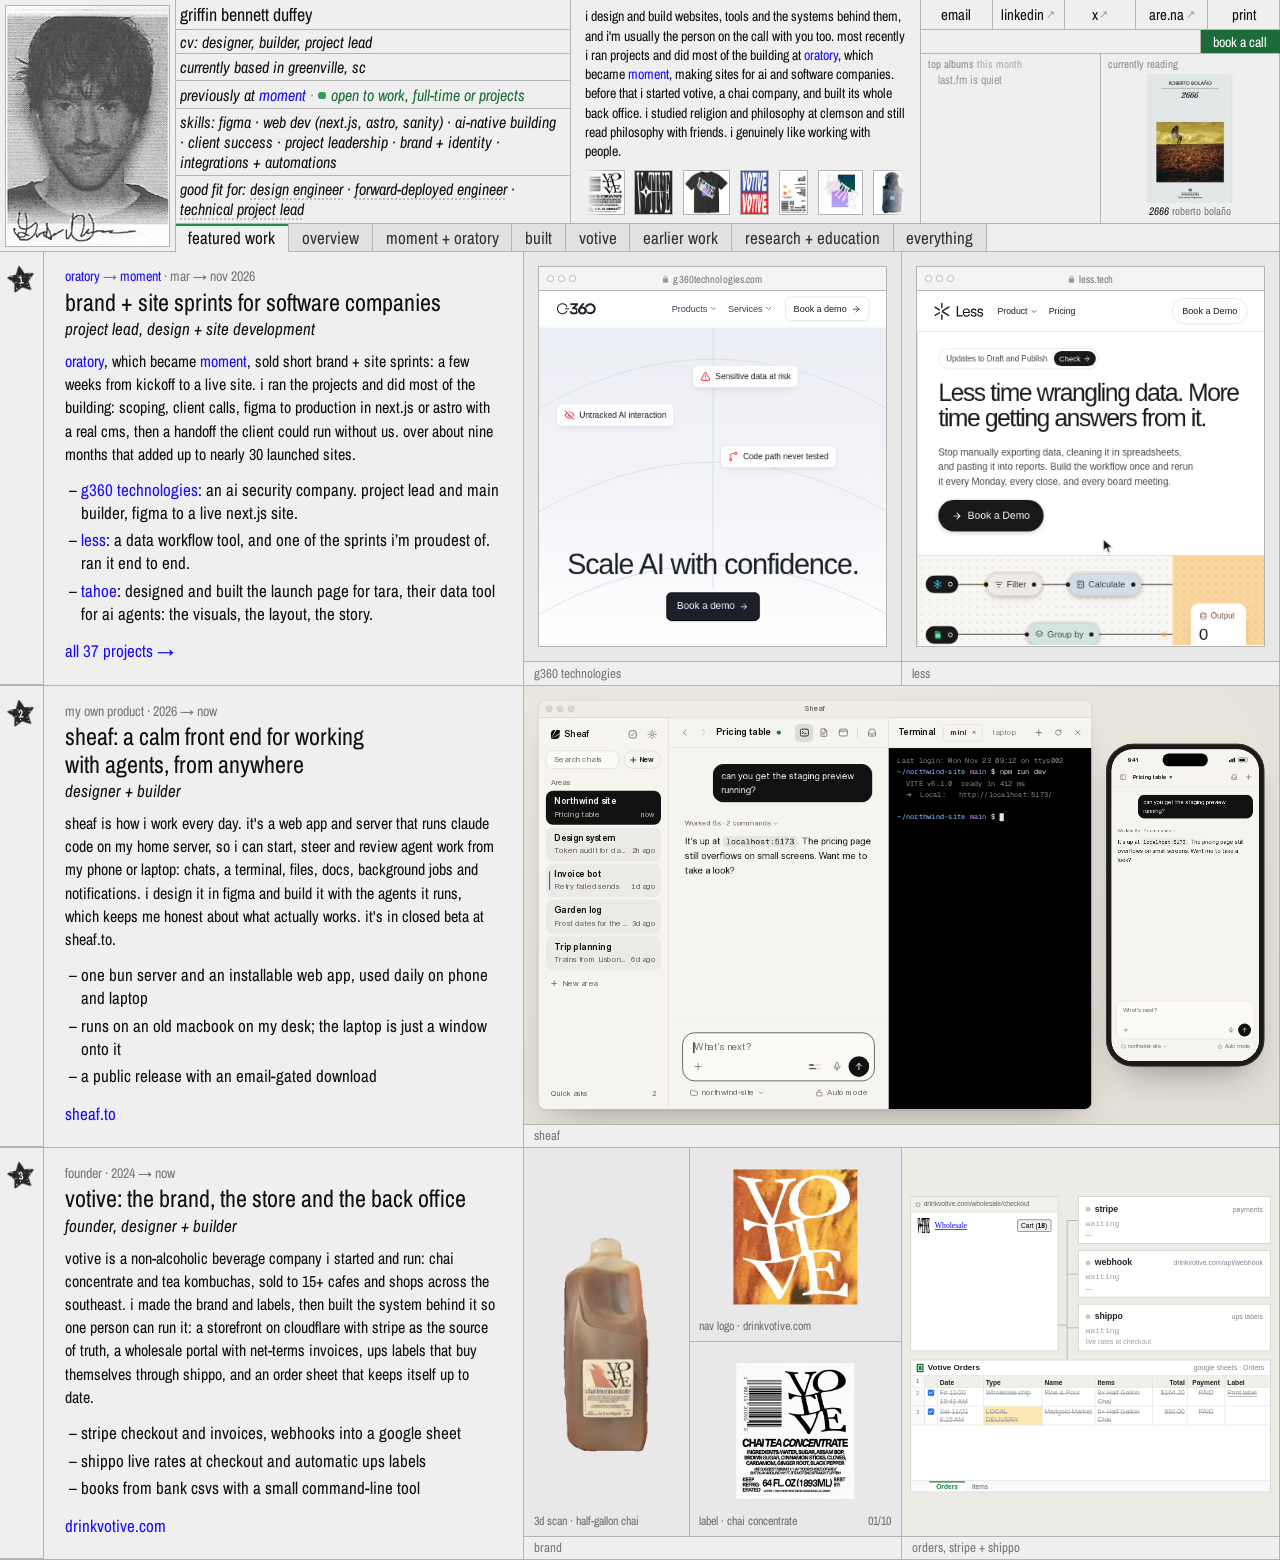
<file: pages/index.html>
<!DOCTYPE html>
<html lang="en">
<head>
  <meta charset="UTF-8">
  <meta name="viewport" content="width=device-width, initial-scale=1.0">
  <title>Griffin Duffey</title>
  <meta name="description" content="CV of Griffin Bennett Duffey: project lead, designer and builder. MOMENT and Oratory projects, Votive, research and education.">
  <link rel="icon" type="image/png" href="/assets/fav.png">
  <link rel="apple-touch-icon" href="/assets/webclip.png">
  <link rel="stylesheet" href="/css/cv.css">
  <link rel="stylesheet" href="/css/visuals/moment.css">
  <link rel="stylesheet" href="/css/visuals/sheaf.css">
  <link rel="stylesheet" href="/css/visuals/votive.css">
</head>
<body class="cv">
  <header class="top" id="top"></header>
  <section class="intro" id="intro" hidden></section>
  <main class="sheet-wrap" id="sheet-wrap">
    <div class="sheet" id="sheet" aria-label="CV"></div>
  </main>

  <div class="viewer" id="viewer" hidden>
    <figure class="viewer-media" id="viewer-media" hidden></figure>
    <aside class="comment" id="comment" role="dialog" aria-modal="false" aria-labelledby="comment-title">
      <button class="comment-close" id="comment-close" type="button" aria-label="Close">
        <svg viewBox="0 0 20 20" aria-hidden="true"><path d="M3 3l14 14M17 3L3 17" stroke="currentColor" stroke-width="1.2"/></svg>
      </button>
      <div id="comment-body"></div>
    </aside>
  </div>

  <article class="print-cv" id="print-cv" aria-hidden="true"></article>

  <script src="/js/cv-data.js"></script>
  <!-- Featured-work visuals: each file registers window.CVVisuals[name] = (el) => {} -->
  <script src="/js/visuals/moment.js"></script>
  <script src="/js/visuals/sheaf.js"></script>
  <script src="/js/visuals/votive.js"></script>
  <script src="/js/cv.js"></script>
</body>
</html>
</file>
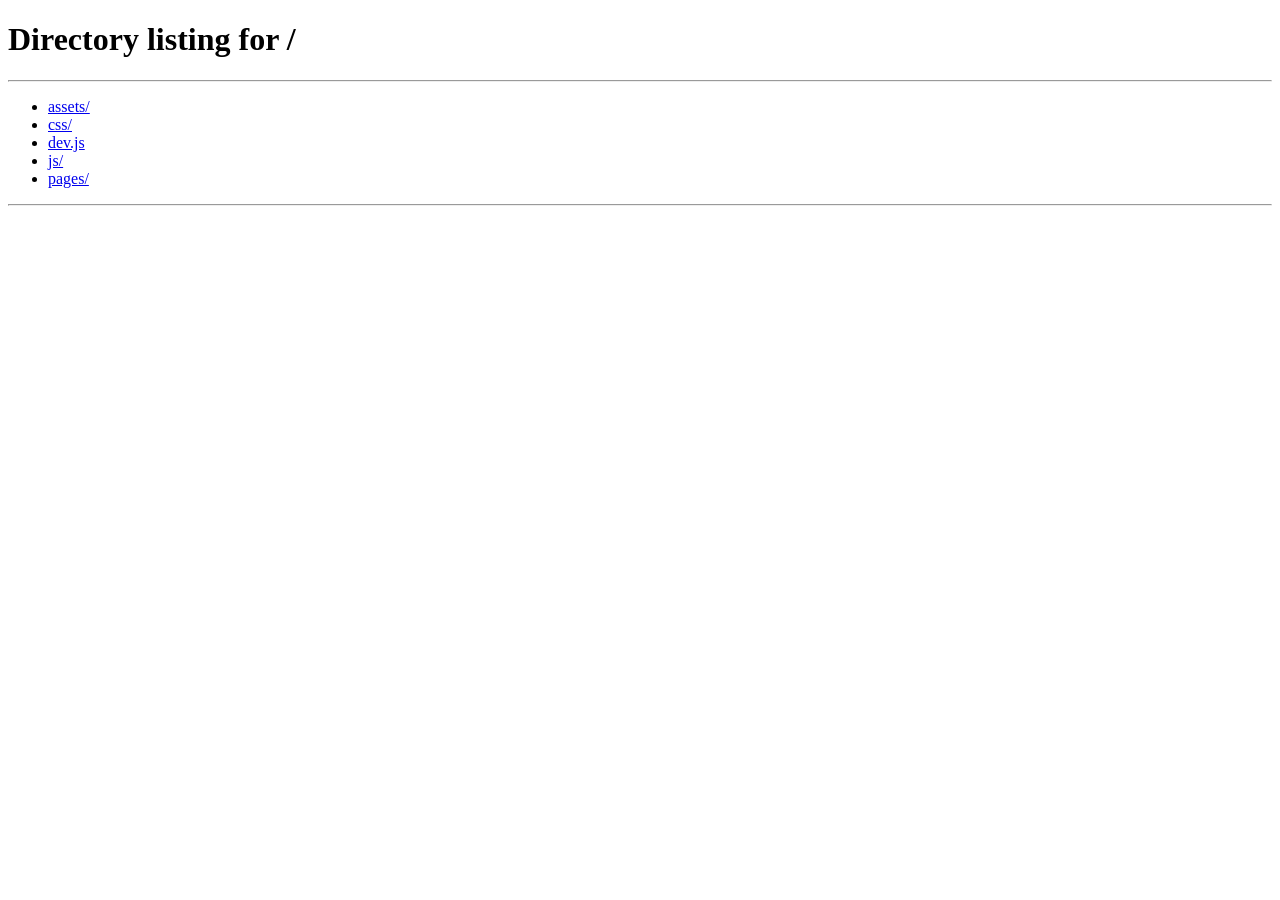
<file: pages/cv.html>
<!DOCTYPE html>
<html lang="en">
<head>
  <meta charset="UTF-8">
  <title>Griffin Duffey</title>
  <!-- The CV is the homepage now; keep old /cv links (and their #tab/item hashes) working. -->
  <meta name="robots" content="noindex">
  <link rel="canonical" href="/">
  <script>location.replace('/' + location.hash);</script>
  <meta http-equiv="refresh" content="0; url=/">
</head>
<body><a href="/">griffin duffey</a></body>
</html>
</file>
<file: css/cv.css>
/* Spreadsheet CV (/cv). Standalone: doesn't load style.css.
   Look: a plain grey sheet with row numbers, thin cell lines, default blue
   links, colored swatches marking sections. Reference: Beckmans 2024.
   Time runs backwards: newest column on the left.

   Breakpoints (one set, used everywhere):
     > 1180px   desktop: header = three columns [photo + name] [bio] [links]
     721–1180   tablet: [photo + name] [links + listening], bio full width below
     <= 900px   the moment + oratory table turns into cards
     <= 720px   phone: everything stacks, no timeline chart */

@import url('https://fonts.googleapis.com/css2?family=Archivo+Narrow:ital@0;1&display=swap');

:root {
  --bg: #efefef;
  --tab-bg: #e1e1e1;
  --line: #b4b4b4;
  --ink: #111;
  --muted: #6f6f6f;
  --link: #1a0dff;
  --select: #1f8a4c;
  --go: #1d6b39;
  --row: 1.5rem;
  --gutter: 2.75rem;
  --month: 2.5rem;
  --font: 'Arial Narrow', 'Archivo Narrow', Arial, sans-serif;
}

*,
*::before,
*::after { box-sizing: border-box; margin: 0; padding: 0; }

[hidden] { display: none !important; }

html { background: var(--bg); -webkit-text-size-adjust: 100%; text-size-adjust: 100%; }

body.cv {
  font-family: var(--font);
  font-size: 1.0625rem;
  line-height: 1;
  color: var(--ink);
  background: var(--bg);
  text-transform: lowercase;
  -webkit-font-smoothing: antialiased;
  -webkit-tap-highlight-color: transparent;
}

a { color: var(--link); text-decoration: none; }
a:hover { text-decoration: underline; }
em { font-style: italic; }
h1 { font-size: inherit; font-weight: normal; }
.muted { color: var(--muted); }

.cell {
  border-right: 1px solid var(--line);
  border-bottom: 1px solid var(--line);
  height: var(--row);
  overflow: hidden;
  white-space: nowrap;
  text-overflow: ellipsis;
  padding: 0 0.3rem;
  display: flex;
  align-items: center;
  min-width: 0;
}
.gutter { justify-content: center; font-variant-numeric: tabular-nums; }

/* ======================================================================
   Header
   ====================================================================== */

.trow { display: flex; height: var(--row); }
.trow > .cell { flex: none; }
.trow.head { height: calc(var(--row) * 1.25); }
.trow.head > .cell { height: calc(var(--row) * 1.25); }
.trow.head .title { font-size: 1.125rem; }
.trow.sub .title em { font-size: 1rem; }

/* --pw = photo width. Desktop: cv.js sizes it to the header's height so the
   photo runs from the top edge down through the tabs (aspect ~1.47).
   --textw / --biow = fixed widths of the name text and the bio, so wrapping
   can't feed back into the photo size. They shrink on small desktops so the
   right column always fits. */
.top {
  --pp: 0.4rem;
  --pw: 9rem;
  --textw: clamp(21rem, min(34vw, 59.5vw - 22.9rem), 34rem);
  --biow: clamp(18rem, min(30vw, 51vw - 18.9rem), 34rem);
}
.top .gutter { width: calc(var(--pw) + 2 * var(--pp)); }
.top-upper { display: flex; align-items: stretch; }
.top-col { display: flex; flex-direction: column; min-width: 0; }

/* Name column: photo corner + name, subtitle and the info rows */
.top-col.a { flex: 0 0 calc(var(--pw) + 2 * var(--pp) + var(--textw)); }
.top-col.a .trow > .title { flex: 1 1 auto; border-right-color: var(--line); padding-right: 0.6rem; }
.trow.fact, .trow.fact > .cell { height: auto; min-height: var(--row); }
.trow.fact > .title {
  white-space: normal; line-height: 1.25; padding-top: 0.2rem; padding-bottom: 0.2rem;
  font-style: italic; font-size: 1rem;
}
/* The last info row stretches so the name column has no blank gap under it */
.top-col.a > .trow:last-child { flex: 1 1 auto; }
.top-col.a > .trow:last-child > .cell { height: auto; align-items: flex-start; }

/* Top-left corner: scanned ID photo + signature. The corner column's cells
   read as one: no lines under the photo. */
.top .gutter.corner { position: relative; overflow: visible; z-index: 5; padding: 0; }
.top .gutter.corner .portrait {
  position: absolute; top: var(--pp); left: var(--pp); width: var(--pw); display: block; line-height: 0;
  transform-origin: top left;
  transition: transform 220ms cubic-bezier(0.2, 0, 0, 1), box-shadow 220ms ease;
}
.top .gutter.corner img { width: 100%; height: auto; display: block; outline: 1px solid var(--line); }
@media (hover: hover) {
  /* Hover: the photo lifts out a bit bigger, then folds back in */
  .top .gutter.corner .portrait:hover { transform: scale(1.8); box-shadow: 0 6px 18px rgba(0, 0, 0, 0.18); }
}
.top .trow.head > .gutter, .top .trow.sub > .gutter, .top .trow.fact > .gutter { border-bottom-color: transparent; }

/* "good fit for" titles: hover (or tap) for a card of fitting work */
.hat { cursor: help; text-decoration: underline dotted; text-decoration-color: #aaa; text-underline-offset: 0.2em; }
.hat:hover, .hat:focus-visible { color: var(--link); text-decoration-color: currentColor; outline: none; }
.hat-pop {
  position: fixed; z-index: 60; width: max-content; max-width: min(22rem, calc(100vw - 1rem)); min-width: min(15rem, calc(100vw - 1rem));
  max-height: calc(100vh - 1rem); overflow: auto;
  background: #fff; border: 1px solid var(--line); box-shadow: 0 6px 18px rgba(0, 0, 0, 0.12);
  padding: 0.6rem 0.8rem 0.7rem; font-size: 0.9375rem; line-height: 1.35; font-style: normal;
  white-space: normal;
}
.hat-pop .hp-title { font-style: italic; }
.hat-pop .hp-blurb { color: #666; margin: 0.15rem 0 0.45rem; }
.hat-pop ul { list-style: none; margin: 0; padding: 0; }
.hat-pop li { padding: 0.12rem 0; }
.hat-pop li span { color: #888; font-size: 0.875em; }

/* Open to work, inline after "previously at MOMENT". It moves to its own
   line as a unit when the row is too narrow. */
.otw-inline { color: var(--go); text-decoration: none; white-space: nowrap; }
.otw-inline:hover { color: var(--link); text-decoration: none; }
.otw-sep { color: #999; }
.hire-dot { position: relative; display: inline-block; width: 0.45rem; height: 0.45rem; margin-right: 0.35rem; vertical-align: 0.08em; border-radius: 50%; background: #2f9e56; }
.hire-dot::after { content: ''; position: absolute; inset: 0; border-radius: 50%; background: #2f9e56; animation: hire-pulse 2.4s ease-out infinite; }
@keyframes hire-pulse { 0% { transform: scale(1); opacity: 0.55; } 70%, 100% { transform: scale(2.8); opacity: 0; } }

/* Bio: one merged cell, text on top and a slow strip of work artifacts
   filling the rest. On desktop its content sits in an absolutely positioned
   box so it never adds height: the name column sets the header's height. */
.cell.bio {
  flex: 0 0 var(--biow); min-width: 0; height: auto; position: relative;
  display: block; white-space: normal; overflow: hidden; padding: 0;
}
.bio-inner { position: absolute; inset: 0; display: flex; flex-direction: column; gap: 0.5rem; padding: 0.45rem 0.9rem; }
.bio-text { font-size: 0.875rem; line-height: 1.38; }
.bio-text p + p { margin-top: 0.5em; }
.artifacts {
  flex: 1 1 0; min-height: 0; width: 100%; overflow: hidden; position: relative;
  -webkit-mask-image: linear-gradient(90deg, transparent, #000 6%, #000 94%, transparent);
          mask-image: linear-gradient(90deg, transparent, #000 6%, #000 94%, transparent);
}
.art-track { display: flex; gap: 0.6rem; height: 100%; width: max-content; animation: art-scroll 90s linear infinite; }
.artifacts:hover .art-track { animation-play-state: paused; }
.art-track figure { margin: 0; height: 100%; flex: none; }
.art-track img { height: 100%; width: auto; display: block; border: 1px solid var(--line); background: #fff; }
@keyframes art-scroll { to { transform: translateX(-50%); } }

/* Right column: links row, book a call, listening + reading */
.top-col.c { flex: 1 1 0; min-width: 15rem; }
.top-col.c .trow { justify-content: flex-end; }
.top-col.c .trow > .fill { flex: 1 1 auto; }
.top-col.c .trow.head > .cell.nav {
  flex: 1 1 0; width: auto; padding: 0 0.4rem; justify-content: center;
  color: var(--ink); font-size: 0.9375rem; text-decoration: none;
}
.top-col.c .trow.head > .cell.nav:hover { background: #fff; color: var(--link); text-decoration: none; }
.ext-mark { font-size: 0.7em; color: #999; margin-left: 0.15em; }
.top-col.c .trow.sub > .cell.book-call {
  flex: none; padding: 0 0.75rem; justify-content: center; text-decoration: none;
  background: var(--go); color: #fff; font-size: 0.875rem; border-right-color: var(--go);
}
.top-col.c .trow.sub > .cell.book-call:hover { background: #155a2e; text-decoration: none; }
.cell.book-call .ext-mark { color: #cfe8d7; }
.top-col.c .trow.rest { flex: 1 1 auto; height: auto; }
.cell.side { flex: 1 1 auto; height: auto; position: relative; display: block; padding: 0; white-space: normal; }
.side-inner { position: absolute; inset: 0; display: flex; }
.sc { flex: 1 1 0; min-width: 0; display: flex; flex-direction: column; padding: 0.3rem 0.45rem 0.35rem; border-right: 1px solid var(--line); }
.sc:last-child { border-right: 0; }
.sc-h { color: #888; font-size: 0.6875rem; margin-bottom: 0.25rem; white-space: nowrap; }
.sc-h span { color: #aaa; }
/* squares sized to whatever room is left (width or height, whichever is smaller) */
.sq { flex: 1 1 0; min-height: 0; container-type: size; display: flex; justify-content: center; align-items: flex-start; }
.sq .side-listening, .sq .book { width: min(100cqw, 100cqh); height: auto; aspect-ratio: 1; flex: none; }
.side-listening { list-style: none; margin: 0; padding: 0; display: grid; grid-template-columns: 1fr 1fr; gap: 2px; }
.side-listening li { min-width: 0; min-height: 0; }
.side-listening .muted { grid-column: 1 / -1; color: #999; font-size: 0.75rem; }
.side-listening .alb { display: block; width: 100%; height: 100%; }
.side-listening img, .alb-blank { width: 100%; height: 100%; object-fit: cover; display: block; background: #ddd; }
.alb-blank { font-size: 0.625rem; color: #777; padding: 0.15rem; overflow: hidden; }
.side-listening .alb:hover img { outline: 1px solid var(--ink); outline-offset: -1px; }
.sq .book { display: flex; align-items: center; justify-content: center; overflow: hidden; }
.sq .book img { height: 100%; width: auto; max-width: 100%; object-fit: contain; display: block; box-shadow: 0 1px 3px rgba(0, 0, 0, 0.15); }
.book-t { margin-top: 0.2rem; overflow: hidden; text-overflow: ellipsis; white-space: nowrap; font-size: 0.6875rem; text-align: center; }
.book-t span { color: #777; }

/* Tabs read like sheet tabs: grey until picked, then the sheet's own grey
   with a green top line. The strip scrolls sideways on small screens; a soft
   fade marks the side that has more. */
.trow.tabs {
  height: 1.75rem;
  overflow-x: auto;
  overscroll-behavior-x: contain;
  scrollbar-width: none;
  -webkit-overflow-scrolling: touch;
}
.trow.tabs::-webkit-scrollbar { display: none; }
.trow.tabs > .cell { height: 1.75rem; }
.trow.tabs.more-r { -webkit-mask-image: linear-gradient(90deg, #000 calc(100% - 2.5rem), transparent); mask-image: linear-gradient(90deg, #000 calc(100% - 2.5rem), transparent); }
.trow.tabs.more-l { -webkit-mask-image: linear-gradient(90deg, transparent, #000 2.5rem); mask-image: linear-gradient(90deg, transparent, #000 2.5rem); }
.trow.tabs.more-l.more-r { -webkit-mask-image: linear-gradient(90deg, transparent, #000 2.5rem, #000 calc(100% - 2.5rem), transparent); mask-image: linear-gradient(90deg, transparent, #000 2.5rem, #000 calc(100% - 2.5rem), transparent); }
.tab {
  padding: 0 0.8rem;
  background: var(--tab-bg);
  color: #333;
}
.tab:hover { text-decoration: none; color: var(--link); }
.tab.on {
  background: var(--bg);
  color: var(--ink);
  box-shadow: inset 0 2px 0 var(--select);
  border-bottom-color: transparent;
}
.tab:focus-visible { outline: 2px solid var(--select); outline-offset: -2px; }
.trow.tabs > .fill { flex: 1 1 auto; }

/* ---------- Tablet header (721–1180): [photo + name | links + listening],
   then the bio as a full-width row. Same lock as desktop: the name text has
   a fixed width and cv.js sizes the photo to the name column's height. ---------- */
@media (max-width: 1180px) {
  .top { --textw: 42vw; --pw: 8rem; }
  .top-upper { flex-wrap: wrap; }
  .top-col.a .trow > .title { padding-right: 0.3rem; }
  .top-col.c { flex: 1 1 0; min-width: 0; }
  .cell.bio { order: 3; flex: 1 1 100%; }
  /* text at a readable measure, the artifact strip fills the rest of the row */
  .bio-inner { position: static; flex-direction: row; align-items: stretch; gap: 1rem; padding: 0.6rem 0.9rem 0.7rem; }
  .bio-text { flex: 0 1 34rem; min-width: 0; }
  .artifacts { flex: 1 1 0; height: auto; min-height: 4.5rem; min-width: 8rem; }
  .artifacts .art-track { position: absolute; top: 0; bottom: 0; left: 0; }
  /* the bio sits between the photo and the tabs, so tabs start at the sheet's gutter */
  .top .trow.tabs > .gutter { width: var(--gutter); }
}

/* ---------- Phone header (<= 720): name + facts, links + book a call, bio,
   listening + reading, then the tabs ---------- */
@media (max-width: 720px) {
  :root { --gutter: 2.25rem; --row: 2rem; }
  .top { --pw: 3.75rem; }
  .trow.sub .title em { font-size: 0.875rem; }
  .trow.fact > .title { font-size: 0.875rem; padding-top: 0.3rem; padding-bottom: 0.3rem; }
  .top-col.a { flex: 1 1 100%; }
  .top-col.a .trow > .title { border-right-color: transparent; }
  /* listening + reading: small squares with their labels beside them */
  .sc { display: grid; grid-template-columns: 4.75rem minmax(0, 1fr); grid-template-rows: auto 1fr; column-gap: 0.6rem; align-items: start; }
  .sc .sq { grid-column: 1; grid-row: 1 / span 2; }
  .sc-h { grid-column: 2; grid-row: 1; margin: 0.1rem 0 0; font-size: 0.75rem; white-space: normal; line-height: 1.25; }
  .sc-h span { display: block; }
  .sc .book-t { grid-column: 2; grid-row: 2; text-align: left; white-space: normal; font-size: 0.8125rem; line-height: 1.25; margin-top: 0.2rem; }
  .sc .book-t span { display: block; }
  /* The right column's rows join the header's own flow so they can be ordered */
  .top-col.c { display: contents; }
  .top-col.c .trow.head { order: 2; flex: 1 1 auto; min-width: 0; }
  .top-col.c .trow.sub { order: 3; flex: 0 0 auto; height: calc(var(--row) * 1.25); }
  .top-col.c .trow.sub > .cell { height: calc(var(--row) * 1.25); }
  .top-col.c .trow.sub > .fill { display: none; }
  .top-col.c .trow.head > .cell.nav { padding: 0 0.3rem; }
  .top-col.c .trow.sub > .cell.book-call { padding: 0 0.7rem; }
  .cell.bio { order: 4; }
  .bio-inner { flex-direction: column; padding: 0.55rem 0.6rem 0.6rem; gap: 0.45rem; }
  .bio-text { flex: none; }
  .artifacts { flex: none; height: 3.5rem; min-height: 0; }
  .artifacts .art-track { position: static; }
  .top-col.c .trow.rest { order: 5; flex: 1 1 100%; }
  .side-inner { position: static; }
  .sc { padding: 0.45rem 0.6rem; }
  .sq { flex: none; height: 4.75rem; justify-content: flex-start; }
  .trow.tabs, .trow.tabs > .cell { height: 2.25rem; }
}

/* ======================================================================
   Intro (moment + oratory tab): one paragraph in a merged cell, set larger
   than the sheet so it reads first.
   ====================================================================== */
.intro .trow.para { height: auto; }
.intro .para > .cell { height: auto; }
.intro .para p.cell {
  flex: 1 1 auto;
  display: block;
  white-space: normal;
  font-size: 1.375rem;
  line-height: 1.5;
  /* ~70ch measure, the rest of the merged cell stays empty */
  padding: 1.75rem max(2rem, calc(100% - 70ch - 2rem)) 2rem 2rem;
}
.intro .para .gutter { align-self: stretch; width: var(--gutter); flex: none; }
@media (max-width: 900px) {
  .intro .para p.cell { font-size: 1.1875rem; padding: 1.25rem 1.25rem 1.5rem; }
}
@media (max-width: 720px) {
  .intro .para p.cell { font-size: 1.0625rem; line-height: 1.45; padding: 1rem 0.9rem 1.15rem; }
}

/* ======================================================================
   Grid
   ====================================================================== */

/* The sheet scrolls sideways inside this box when the timeline is wider
   than the screen (month zoom); the page itself never does. */
.sheet-wrap { overflow-x: auto; overflow-y: hidden; -webkit-overflow-scrolling: touch; }

/* Text columns per timeline style. a: name | role | when.
   b: name | role | when | length (no chart). c: name | role. */
.sheet {
  --textcols: minmax(14rem, 1.4fr) minmax(15rem, 1.5fr) 9.5rem;
  --textmin: 38.5rem;
  min-height: 60vh;
  min-width: calc(var(--gutter) + var(--textmin) + var(--tlmin, 0rem) + 1rem);
}
.sheet.tl-b { --textcols: minmax(16rem, 1.4fr) minmax(18rem, 1.6fr) 11rem 6rem; --textmin: 51rem; }
.sheet.tl-c { --textcols: minmax(14rem, 1.4fr) minmax(15rem, 1.5fr); --textmin: 29rem; }

/* Tablets: tighter text columns so more of the timeline shows before it scrolls */
@media (max-width: 1100px) {
  .sheet.tl-a { --textcols: minmax(11rem, 1.2fr) minmax(11.5rem, 1.3fr) 7.75rem; --textmin: 30.25rem; }
}

/* moment + oratory table: client (+ what) | studio · type | my role |
   when | [length] | status | see it. */
.sheet.is-table {
  --month: 2.25rem;
  --textcols: minmax(12rem, 1.3fr) 12.5rem minmax(9.5rem, 0.9fr) 9.75rem minmax(11rem, 1.1fr) minmax(11rem, 1fr);
  --textmin: 66rem;
}
.sheet.is-table.tl-b {
  --textcols: minmax(15rem, 1.5fr) 12.5rem minmax(12rem, 1.1fr) 8.5rem 4.5rem minmax(13rem, 1.2fr) minmax(11rem, 1fr);
  --textmin: 76.5rem;
}

.row {
  position: relative;
  display: grid;
  grid-template-columns: var(--gutter) var(--textcols) var(--tl,) minmax(1rem, 0.5fr);
  min-height: var(--row);
  color: inherit;
}
.yr, .tail { padding: 0; }
.m-when { display: none; }

/* Column labels */
.row.colhead .cell { font-size: 0.75rem; color: #888; font-variant-numeric: tabular-nums; }
.row.colhead .yr { justify-content: center; }
.row.yearrow .yr.ylabel { justify-content: flex-start; padding-left: 0.3rem; overflow: visible; color: #555; position: relative; z-index: 1; }
.row.yearrow .yr:not(.ylabel) { border-right-color: transparent; }

/* Month zoom: a darker line where one year ends and the next begins. */
.z-months .yr.ynew,
.z-months .yr.earlier { box-shadow: inset 1px 0 0 #8a8a8a; }
.row.colhead .yr.earlier { font-size: 0.6875rem; }

/* Wide timelines scroll sideways; row numbers and names stay put. */
.sheet:not(.is-table) .gutter,
.sheet:not(.is-table) .t-name {
  position: sticky;
  z-index: 3;
  background: var(--bg);
}
.sheet:not(.is-table) .gutter { left: 0; }
.sheet:not(.is-table) .t-name { left: var(--gutter); }
.sheet:not(.is-table) .row.entry:hover .t-name { background: #f6f6f6; }

/* The moment + oratory table scrolls sideways on smaller desktops: row
   numbers and the client column stay put there too. */
@media (min-width: 901px) {
  .is-table .gutter,
  .is-table .t-client { position: sticky; z-index: 3; background: var(--bg); }
  .is-table .gutter { left: 0; }
  .is-table .t-client { left: var(--gutter); }
  .is-table .row.entry:hover .t-client { background: #f6f6f6; }
}

.row.section .t-name,
.row.section .t-client { font-size: 1.0625rem; overflow: visible; }

/* Entries. Names and roles wrap to a second line instead of cutting off. */
.row.entry { cursor: pointer; }
.row.entry .cell { height: auto; min-height: var(--row); }
.row.entry .t-name,
.row.entry .t-sub {
  white-space: normal;
  line-height: 1.15;
  padding-top: 0.2rem;
  padding-bottom: 0.2rem;
  overflow-wrap: normal;
}
.row.entry .t-when,
.row.entry .t-len { color: #444; font-variant-numeric: tabular-nums; white-space: nowrap; }
.row.entry .t-len { color: #777; }
.row.entry .nm { display: block; min-width: 0; }
/* Second role line (e.g. "design + imagery support") sits under the role on every tab */
.row.entry .t-sub { flex-wrap: wrap; align-content: center; color: #444; }
.row.entry .t-sub .also { flex-basis: 100%; margin-top: 0.15rem; font-size: 0.875rem; color: #777; }
.row.entry a.open { color: inherit; }
.row.entry:hover .cell { background: #f6f6f6; }
.row.entry:hover a.open { color: var(--link); text-decoration: none; }
.row.entry a.open:focus-visible { outline: none; }
.row.entry:has(a.open:focus-visible) :is(.t-name, .t-client),
.row.entry.is-open :is(.t-name, .t-client) { box-shadow: inset 0 0 0 2px var(--select); }

/* ---------- moment + oratory table: room to read ---------- */

.is-table .row.entry .cell {
  white-space: normal;
  align-items: flex-start;
  padding: 0.6rem 0.6rem 0.65rem;
  line-height: 1.3;
  overflow-wrap: normal;
  word-break: normal;
  hyphens: none;
}
.is-table .row.entry .yr { padding: 0; }
.is-table .row.colhead .t { padding-left: 0.6rem; }
.is-table .row.section .t-client { padding-left: 0.6rem; }
.is-table .row.entry .t-client { flex-direction: column; align-items: flex-start; gap: 0.15rem; }
.is-table .c-name { font-weight: 700; }
.is-table .c-what { font-size: 0.9375rem; color: #555; }
.is-table .row.entry .t-st { display: block; color: #444; }
.is-table .t-st .brand { white-space: nowrap; }
/* The type moves to its own line as a unit, and only wraps if it can't fit there. */
.is-table .t-st .ty { display: inline-block; max-width: 100%; }
/* Second lines: how the site was built (under the type), extra role (under my role). */
.is-table .t-st .stk,
.is-table .t-sub .also { display: block; margin-top: 0.15rem; font-size: 0.875rem; color: #777; }
/* block containers honour align-content now; keep the role at the top like its neighbours */
.is-table .row.entry .t-sub { display: block; align-content: start; }
.is-table .row.entry .t-status { flex-direction: column; align-items: flex-start; gap: 0.1rem; }
.is-table .st { font-size: 0.9375rem; letter-spacing: 0.01em; color: #6a6a6a; }
.is-table .st-live { color: #1d7a3e; }
.is-table .st-soon { color: #6a6a6a; }
.is-table .st-note { font-size: 0.875rem; color: #777; }
.is-table .row.entry .t-see { display: block; }
.is-table .row.entry .t-when { white-space: nowrap; }

/* ---------- Timeline a: filled cells ---------- */

.yr { position: relative; }
.yr.fill-full { background: color-mix(in srgb, var(--tint, #ccc) 55%, var(--bg)); }
.yr.fill-part { background: color-mix(in srgb, var(--tint, #ccc) 28%, var(--bg)); }
.row.entry:hover .yr.fill-full,
.row.entry.is-open .yr.fill-full { background: color-mix(in srgb, var(--tint, #ccc) 80%, var(--bg)); }
.row.entry:hover .yr.fill-part,
.row.entry.is-open .yr.fill-part { background: color-mix(in srgb, var(--tint, #ccc) 40%, var(--bg)); }
.yr .lbl { font-size: 0.75rem; color: #555; padding-left: 0.3rem; white-space: nowrap; }
.is-table .yr .lbl { padding-top: 0.75rem; }

/* ---------- Timeline c: one labelled bar per entry (unused; tl is fixed to a) ---------- */

.bar {
  position: absolute;
  top: 50%;
  height: 0.95rem;
  margin-top: -0.475rem;
  border-radius: 999px;
  background: color-mix(in srgb, var(--tint, #ccc) 88%, #000 6%);
  z-index: 2;
  display: flex;
  align-items: center;
  padding: 0 0.4rem;
  pointer-events: none;
}
.is-table .bar { top: 0.65rem; margin-top: 0; }
.bar-lbl { font-size: 0.75rem; line-height: 1; color: #1b1b1b; white-space: nowrap; font-variant-numeric: tabular-nums; }
.bar.out .bar-lbl { position: absolute; left: calc(100% + 0.3rem); color: #444; }
.approx .bar { background: color-mix(in srgb, var(--tint, #ccc) 50%, var(--bg)); }
.row.entry:hover .bar,
.row.entry.is-open .bar { background: color-mix(in srgb, var(--tint, #ccc) 80%, #000 18%); }

/* ---------- moment + oratory as cards (<= 900px): each row stacks ---------- */
@media (max-width: 900px) {
  .sheet.is-table { --textcols: minmax(0, 1fr); --textmin: 10rem; min-width: 0; }
  .is-table .row .yr,
  .is-table .row .tail,
  .is-table .row.yearrow,
  .is-table .bar { display: none; }
  .is-table .row { grid-template-columns: var(--gutter) minmax(0, 1fr); }
  .is-table .row .m-when,
  .is-table .row.colhead { display: none; }
  .is-table .row .t:not(.t-client) { display: none; }
  .is-table .row.entry .t { display: flex; border-right: 0; }
  .is-table .row.entry .gutter { grid-row: span 8; align-items: flex-start; padding-top: 0.6rem; }
  .is-table .row.entry .t:not(.t-see) { border-bottom-color: transparent; }
  .is-table .row.entry .cell.t { padding-top: 0.12rem; padding-bottom: 0.12rem; min-height: 0; }
  .is-table .row.entry .t-client { padding-top: 0.6rem; padding-bottom: 0.3rem; }
  .is-table .row.entry .t-see { padding-bottom: 0.65rem; }
  .is-table .row.entry .t:not(.t-client) { font-size: 0.9375rem; flex-direction: row; gap: 0; }
  .is-table .row.entry .t-st,
  .is-table .row.entry .t-sub { display: block; padding-left: 6.85rem; text-indent: -6.25rem; }
  .is-table .row.entry .t-st::before,
  .is-table .row.entry .t-sub::before { display: inline-block; text-indent: 0; }
  .is-table .t-st .ty { text-indent: 0; display: inline; }
  .is-table .t-st .stk,
  .is-table .t-sub .also { display: inline; margin: 0; font-size: inherit; }
  .is-table .t-st .stk::before,
  .is-table .t-sub .also::before { content: ' · '; }
  .is-table .row.entry .t:not(.t-client)::before {
    content: attr(data-label);
    flex: none;
    width: 6.25rem;
    white-space: nowrap;
    color: #888;
  }
  .is-table .row.entry .t-status .st-note { display: none; }
  .is-table .row.section .gutter { grid-row: auto; }
}
/* Tablet portrait: the card's fields sit in two columns */
@media (min-width: 721px) and (max-width: 900px) {
  .is-table .row.entry { grid-template-columns: var(--gutter) minmax(0, 1fr) minmax(0, 1fr); border-bottom: 1px solid var(--line); }
  .is-table .row.entry .gutter { grid-row: span 4; border-bottom: 0; }
  .is-table .row.entry .t-client { grid-column: 2 / -1; }
  .is-table .row.entry .cell.t { border-bottom-color: transparent; }
}

/* ---------- Phones: no chart on any tab. Names + the dates as text. ---------- */
@media (max-width: 720px) {
  .sheet,
  .sheet.tl-b,
  .sheet.tl-c { --textcols: minmax(0, 1fr); --textmin: 10rem; min-width: 0; min-height: 0; }
  .sheet .row .yr,
  .sheet .row .tail,
  .sheet .bar,
  .sheet .row.yearrow { display: none; }
  .sheet:not(.is-table) .t-sub,
  .sheet:not(.is-table) .t-when,
  .sheet:not(.is-table) .t-len { display: none; }
  /* one fixed date column so the line between name and date runs straight */
  .sheet:not(.is-table) .row { grid-template-columns: var(--gutter) minmax(0, 1fr) 6.6rem; }
  .sheet:not(.is-table) .row:not(.entry) .t-name { grid-column: 2 / -1; }
  .sheet:not(.is-table) .row.entry .m-when {
    display: flex;
    justify-content: flex-end;
    font-size: 0.8125rem;
    color: #444;
    white-space: nowrap;
    font-variant-numeric: tabular-nums;
  }
  .sheet:not(.is-table) .row.colhead { display: none; }
  .sheet:not(.is-table) .gutter,
  .sheet:not(.is-table) .t-name { position: static; }
  .row.entry .t-name { padding-top: 0.35rem; padding-bottom: 0.35rem; }
}

/* ======================================================================
   Featured work tab: case text + code-built visuals
   ====================================================================== */
.sheet.is-featured { display: block; min-width: 0; min-height: 0; }
.ft-case {
  display: grid;
  grid-template-columns: var(--gutter) minmax(18rem, 30rem) minmax(0, 1fr);
  border-bottom: 1px solid var(--line);
}
.ft-num { height: auto; align-items: flex-start; justify-content: center; padding: 0.75rem 0 0; }
/* Featured case numbers sit in a small 5-point star that reads like a rubber stamp:
   rough edges and speckled ink from SVG noise, a slight tilt, ink not quite black. */
.ft-star {
  position: relative; display: grid; place-items: center;
  width: min(1.9rem, 100%); aspect-ratio: 1; transform: rotate(-9deg);
  color: var(--bg); font-size: 0.6875rem; font-weight: bold; line-height: 1;
}
.ft-star::before {
  content: ''; position: absolute; inset: 0; background: var(--ink); opacity: 0.9;
  -webkit-mask: url("data:image/svg+xml,%3Csvg xmlns='http://www.w3.org/2000/svg' viewBox='0 0 100 100'%3E%3Cfilter id='i' x='-10%25' y='-10%25' width='120%25' height='120%25'%3E%3CfeTurbulence type='fractalNoise' baseFrequency='0.09' numOctaves='2' seed='4' result='w'/%3E%3CfeDisplacementMap in='SourceGraphic' in2='w' scale='4' xChannelSelector='R' yChannelSelector='G' result='e'/%3E%3CfeTurbulence type='fractalNoise' baseFrequency='0.7' numOctaves='2' seed='9' result='g'/%3E%3CfeColorMatrix in='g' type='matrix' values='0 0 0 0 0 0 0 0 0 0 0 0 0 0 0 -20 0 0 0 14.2' result='h'/%3E%3CfeComposite in='e' in2='h' operator='in'/%3E%3C/filter%3E%3Cpath filter='url%28%23i%29' stroke='black' stroke-width='5' stroke-linejoin='round' d='M50.0 9.0L62.9 35.2L91.8 39.4L70.9 59.8L75.9 88.6L50.0 75.0L24.1 88.6L29.1 59.8L8.2 39.4L37.1 35.2Z'/%3E%3C/svg%3E") center / 100% 100% no-repeat;
  mask: url("data:image/svg+xml,%3Csvg xmlns='http://www.w3.org/2000/svg' viewBox='0 0 100 100'%3E%3Cfilter id='i' x='-10%25' y='-10%25' width='120%25' height='120%25'%3E%3CfeTurbulence type='fractalNoise' baseFrequency='0.09' numOctaves='2' seed='4' result='w'/%3E%3CfeDisplacementMap in='SourceGraphic' in2='w' scale='4' xChannelSelector='R' yChannelSelector='G' result='e'/%3E%3CfeTurbulence type='fractalNoise' baseFrequency='0.7' numOctaves='2' seed='9' result='g'/%3E%3CfeColorMatrix in='g' type='matrix' values='0 0 0 0 0 0 0 0 0 0 0 0 0 0 0 -20 0 0 0 14.2' result='h'/%3E%3CfeComposite in='e' in2='h' operator='in'/%3E%3C/filter%3E%3Cpath filter='url%28%23i%29' stroke='black' stroke-width='5' stroke-linejoin='round' d='M50.0 9.0L62.9 35.2L91.8 39.4L70.9 59.8L75.9 88.6L50.0 75.0L24.1 88.6L29.1 59.8L8.2 39.4L37.1 35.2Z'/%3E%3C/svg%3E") center / 100% 100% no-repeat;
}
/* nudged to the optical middle of the star's body */
.ft-star b { position: relative; top: 0.12em; }
.ft-text { padding: 1.1rem 1.3rem 1.4rem; border-right: 1px solid var(--line); white-space: normal; min-width: 0; }
.ft-kicker { color: #777; font-size: 0.875rem; }
.ft-title { font-size: 1.5rem; line-height: 1.15; margin: 0.35rem 0 0.25rem; font-weight: normal; text-wrap: balance; }
.ft-role { margin-bottom: 0.8rem; }
.ft-body { line-height: 1.45; font-size: 1rem; max-width: 62ch; }
.ft-points { list-style: '– '; padding-left: 1rem; margin: 0.8rem 0; display: grid; gap: 0.3rem; line-height: 1.35; max-width: 62ch; }
.ft-links { display: flex; flex-wrap: wrap; gap: 0.3rem 1rem; margin-top: 0.9rem; line-height: 1.3; }
.ft-visuals { display: grid; gap: 0; grid-template-columns: minmax(0, 1fr); min-width: 0; }
.ft-visuals.two { grid-template-columns: repeat(2, minmax(0, 1fr)); }
.ft-visual { margin: 0; border-right: 1px solid var(--line); display: flex; flex-direction: column; min-width: 0; }
/* The case text sets the section height; visuals fill it (min keeps them legible). */
.ft-stage { position: relative; flex: 1; min-height: 22rem; overflow: hidden; background: #e8e8e8; }
.ft-visual figcaption { border-top: 1px solid var(--line); padding: 0.3rem 0.6rem; font-size: 0.8125rem; color: #777; }
.ft-placeholder { position: absolute; inset: 0; display: grid; place-items: center; color: #999; font-size: 0.875rem; }
/* Very wide screens: the stages get taller so the visuals don't just get wider */
/* Tablets: text on top (two columns of points beside the body when there's room), visuals below */
@media (max-width: 1100px) {
  .ft-case { grid-template-columns: var(--gutter) minmax(0, 1fr); }
  .ft-visuals { grid-column: 1 / -1; border-top: 1px solid var(--line); }
  .ft-text { border-right: 0; }
  .ft-visual:last-child { border-right: 0; }
}
@media (max-width: 720px) {
  .ft-text { padding: 0.9rem 0.9rem 1.1rem; }
  .ft-title { font-size: 1.3125rem; }
  .ft-body { font-size: 0.9375rem; }
  .ft-points { font-size: 0.9375rem; }
  .ft-visuals.two { grid-template-columns: minmax(0, 1fr); }
  .ft-visual { border-right: 0; }
  .ft-visuals.two .ft-visual + .ft-visual { border-top: 1px solid var(--line); }
  .ft-stage { min-height: 22rem; }
}

/* ======================================================================
   Viewer: image left (only when there is one), comment card right
   ====================================================================== */

.viewer[hidden] { display: none; }

.viewer-media {
  position: fixed;
  top: 6rem;
  left: var(--gutter);
  bottom: 0;
  width: min(47vw, 60rem);
  background: #dde1e4;
  box-shadow: 0 0 1.25rem rgba(0, 0, 0, 0.22);
  z-index: 10;
  cursor: zoom-out;
  animation: cv-in 140ms ease-out;
}
.viewer-media > img { width: 100%; height: 100%; object-fit: cover; display: block; }

.comment {
  position: fixed;
  top: 6rem;
  right: 4.5vw;
  width: clamp(22rem, 36vw, 30rem);
  max-width: calc(100vw - 2rem);
  max-height: calc(100vh - 7.5rem);
  max-height: calc(100dvh - 7.5rem);
  overflow: auto;
  overscroll-behavior: contain;
  background: var(--bg);
  border: 1px solid var(--line);
  box-shadow: 0 0.4rem 1.5rem rgba(0, 0, 0, 0.28);
  padding: 1.1rem 1.25rem 1.25rem;
  z-index: 11;
  line-height: 1.3;
  animation: cv-in 140ms ease-out;
}
.comment h2 { font-size: 1.0625rem; font-weight: normal; padding-right: 2rem; }
.comment p { margin-top: 1rem; }
.comment .c-sub { margin-top: 0.15rem; }
.comment .c-facts { color: #444; }
.comment .c-also { color: #666; }
.comment .c-stack { margin-top: 1rem; }
.comment .c-label { margin: 0 0 0.3rem; color: #888; font-size: 0.75rem; }
/* tool chips: small cells, like the sheet */
.comment .c-stack ul { list-style: none; margin: 0; padding: 0; display: flex; flex-wrap: wrap; gap: 0.25rem; }
.comment .c-stack li { padding: 0.05rem 0.4rem; border: 1px solid var(--line); background: var(--bg); color: #444; font-size: 0.8125rem; white-space: nowrap; }
.comment .c-len { color: #666; }
.comment .c-site, .comment .c-links { overflow-wrap: anywhere; }
.comment .c-nav { display: flex; justify-content: space-between; border-top: 1px solid var(--line); padding-top: 0.6rem; }
.comment .c-nav button,
.comment-close {
  font: inherit;
  text-transform: inherit;
  background: none;
  border: 0;
  color: var(--link);
  cursor: pointer;
}
.comment .c-nav button { padding: 0.3rem 0; }
.comment-close {
  position: absolute;
  top: 0.85rem;
  right: 0.85rem;
  width: 1.25rem;
  height: 1.25rem;
  color: #666;
}
/* a bigger tap target than the drawn X */
.comment-close::before { content: ''; position: absolute; inset: -0.6rem; }
.comment-close svg { width: 100%; height: 100%; display: block; }
.comment-close:hover { color: var(--ink); }
.comment-close:focus { outline: none; }
.comment-close:focus-visible { outline: 2px solid var(--select); outline-offset: 2px; }

/* Reading list inside a popup card (reading group) */
.comment .c-books { margin-top: 0.9rem; }
.comment .c-books-head { margin-bottom: 0.2rem; }
.comment .c-books-head span,
.comment .c-books li span { color: #888; }
.comment .c-books-year { margin: 0.6rem 0 0.15rem; color: #888; font-size: 0.85em; }
.comment .c-books ul { list-style: none; margin: 0; padding: 0; }
.comment .c-books li { padding: 0.12rem 0; line-height: 1.3; }

/* While an image is up, names go quiet behind it (row numbers stay). */
body.viewing-media .row.entry:not(.is-open) .t-name a.open { color: transparent; }

@keyframes cv-in { from { opacity: 0; } to { opacity: 1; } }

/* Phones: the card is a bottom sheet, the image (if any) sits above it */
@media (max-width: 720px) {
  .viewer-media {
    top: 0; left: 0; right: 0; bottom: auto;
    width: 100%; height: 40vh;
  }
  .comment {
    top: auto; bottom: 0; left: 0; right: 0;
    width: 100%; max-width: none;
    max-height: 72vh; max-height: 72dvh;
    border-width: 1px 0 0;
    padding: 1rem 1rem calc(0.9rem + env(safe-area-inset-bottom));
  }
  body.viewing-media .comment { max-height: 60vh; max-height: 60dvh; }
}

/* ======================================================================
   Reduced motion: everything holds still, nothing else changes
   ====================================================================== */
@media (prefers-reduced-motion: reduce) {
  .viewer-media, .comment { animation: none; }
  .top .gutter.corner .portrait { transition: none; }
  .art-track { animation: none; }
  .hire-dot::after { animation: none; }
}

/* ======================================================================
   Print: a plain CV with everything
   ====================================================================== */

.print-cv { display: none; }

@media print {
  body.cv { background: #fff; font-size: 10.5pt; line-height: 1.3; }
  .top, .intro, .sheet-wrap, .viewer, .hat-pop { display: none !important; }
  .print-cv { display: block; }
  .print-cv h1 { font-size: 16pt; font-weight: normal; }
  .print-cv h2 { font-size: 10.5pt; font-style: italic; font-weight: normal; margin: 1.1em 0 0.3em; border-bottom: 0.5pt solid #999; }
  .print-cv .p-item { display: grid; grid-template-columns: 7.5em 1fr; gap: 0.6em; margin-bottom: 0.35em; break-inside: avoid; }
  .print-cv strong { font-weight: normal; }
}

/* Album name on hover (cv.js albumTips): instant, unlike a native title. */
.alb-tip {
  position: fixed; z-index: 50; pointer-events: none;
  max-width: 16rem; padding: 0.2rem 0.4rem;
  background: var(--ink); color: #fff;
  font-size: 0.6875rem; line-height: 1.3; white-space: normal;
}
.alb-tip[hidden] { display: none; }
@media (max-width: 720px) { .ft-star { width: 1.7rem; font-size: 0.625rem; } }
</file>
<file: css/visuals/moment.css>
/* Featured-work visuals: moment (g360 + less). Scope every rule under .v-moment */

/* ---------- browser frame (shared) ---------- */
.v-moment { background: #e8e8e8; }
.v-moment .vm-win {
  position: absolute; inset: clamp(10px, 3.6%, 22px);
  display: flex; flex-direction: column;
  background: #fff; border: 1px solid #b4b4b4; overflow: hidden;
}
.v-moment .vm-bar {
  flex: none; height: 24px; display: flex; align-items: center; justify-content: space-between;
  padding: 0 8px; border-bottom: 1px solid #b4b4b4; background: #f4f4f4;
}
.v-moment .vm-dots { display: flex; gap: 4px; }
.v-moment .vm-dots i { width: 7px; height: 7px; border-radius: 50%; border: 1px solid #b4b4b4; background: #fff; }
.v-moment .vm-ghost { visibility: hidden; }
.v-moment .vm-url {
  display: inline-flex; align-items: center; gap: 4px; min-width: 0;
  font-size: 10.5px; line-height: 1; color: #777; letter-spacing: 0.01em; white-space: nowrap;
}
.v-moment .vm-url svg { color: #999; flex: none; }
.v-moment .vm-body { position: relative; flex: 1; min-height: 0; overflow: hidden; }
.v-moment .vm-canvas {
  position: absolute; left: 0; top: 0; transform-origin: 0 0; overflow: hidden;
  text-transform: none; text-align: left; white-space: normal; font-style: normal; font-weight: 400;
  word-spacing: normal; font-variant: normal; font-feature-settings: normal;
}
.v-moment .vm-canvas * { text-transform: none; }
.v-moment .vm-page { position: absolute; left: 0; top: 0; width: 100%; will-change: transform; }
.v-moment .vm-fixed { position: absolute; left: 0; top: 0; width: 100%; z-index: 5; }
.v-moment .vm-cursor {
  position: absolute; left: 0; top: 0; z-index: 9; pointer-events: none; opacity: 0;
  transition: opacity 0.3s ease; transform-origin: 2px 2px; will-change: transform;
  filter: drop-shadow(0 1px 1px rgba(0, 0, 0, 0.18));
}
.v-moment .vm-cursor svg { display: block; }
.v-moment svg { display: inline-block; flex: none; }
.v-moment p, .v-moment h1, .v-moment h2, .v-moment h3 { margin: 0; }

/* ======================================================================
   G360 (Inter on the real site; Tailwind zinc tokens, primary #1c1e28)
   ====================================================================== */
.v-g360 .vm-canvas {
  --ink: #1c1e28; --muted: #5d6377; --line: #ebedf3; --soft: #f5f6fa; --red: #fb2c36; --indigo: #625fff;
  font-family: Inter, "SF Pro Text", -apple-system, BlinkMacSystemFont, "Segoe UI", Roboto, "Helvetica Neue", Arial, sans-serif;
  color: var(--ink); background: #fff; font-size: 13px; line-height: 1.4;
  -webkit-font-smoothing: antialiased; letter-spacing: -0.005em;
}
.v-g360 .g-nav {
  height: 46px; display: flex; align-items: center; gap: 16px; padding: 0 22px;
  background: #fff; border-bottom: 1px solid var(--line);
}
.v-g360 .g-logo { height: 15px; width: auto; color: var(--ink); }
.v-g360 .g-nav nav { margin-left: auto; display: flex; gap: 14px; font-size: 11.5px; color: #3d4252; }
.v-g360 .g-nav nav span { display: inline-flex; align-items: center; gap: 2px; }
.v-g360 .g-btn {
  display: inline-flex; align-items: center; gap: 6px; white-space: nowrap;
  font-size: 11.5px; font-weight: 500; border-radius: 7px; padding: 6px 10px;
  transition: background-color 0.25s ease, transform 0.25s ease, box-shadow 0.25s ease;
}
.v-g360 .g-btn svg { font-size: 12px; transition: transform 0.25s ease; }
.v-g360 .g-btn-o { border: 1px solid #dfe2ea; background: #fff; box-shadow: 0 1px 1px rgba(28, 30, 40, 0.04); }
.v-g360 .g-btn-d { background: var(--ink); color: #fff; padding: 9px 14px; font-size: 12.5px; box-shadow: 0 0 0 1px #000 inset, 0 1px 2px rgba(0,0,0,.2); }
.v-g360 .g-btn-d.is-hover { background: #333645; }
.v-g360 .g-btn.is-hover svg, .v-g360 .g-link.is-hover svg { transform: translateX(3px); }

.v-g360 .g-hero {
  position: relative; overflow: hidden;
  min-height: max(360px, calc(var(--vh) - 46px)); margin-top: 46px;
  display: flex; flex-direction: column;
  background: linear-gradient(180deg, #eceef5 0%, #f4f5f9 55%, #fff 100%);
  border-bottom: 1px solid var(--line);
}
.v-g360 .g-chips { position: relative; flex: 1; min-height: 120px; margin: 24px 0 10px; }
.v-g360 .g-arcs { position: absolute; inset: 0; width: 100%; height: 100%; }
.v-g360 .g-arcs path { fill: none; stroke: #d9dce6; stroke-width: 1; vector-effect: non-scaling-stroke; }
.v-g360 .g-chip {
  position: absolute; margin-top: -14px; display: inline-flex; align-items: center; gap: 6px; white-space: nowrap;
  padding: 6px 9px; background: #fff; border: 1px solid #e6e8ef; border-radius: 7px;
  font-size: 11.5px; font-weight: 500; box-shadow: 0 4px 12px -6px rgba(28, 30, 40, 0.18);
  opacity: 0; will-change: transform, opacity;
}
.v-g360 .g-chip svg { color: var(--red); font-size: 13px; }
.v-g360 .g-hero-copy { position: relative; text-align: center; padding: 0 30px 30px; }
.v-g360 .g-hero h1 { font-size: 42px; line-height: 1.05; font-weight: 500; letter-spacing: -0.035em; }
.v-g360 .g-hero p { margin: 12px auto 18px; max-width: 400px; font-size: 13px; line-height: 1.5; color: #7a8094; }

.v-g360 .g-frame { margin: 0 18px; border-left: 1px solid var(--line); border-right: 1px solid var(--line); }
.v-g360 .g-h2 { text-align: center; font-size: 25px; font-weight: 500; letter-spacing: -0.03em; padding: 34px 16px 26px; }
.v-g360 .g-prod {
  display: grid; grid-template-columns: minmax(0, 0.92fr) minmax(0, 1.08fr); gap: 16px; align-items: center;
  padding: 26px 18px; border-top: 1px solid var(--line); border-bottom: 1px solid var(--line);
  background-color: var(--soft);
  background-image: radial-gradient(circle, #dfe2ea 1px, transparent 1.3px);
  background-size: 9px 9px; background-position: right top;
}
.v-g360 .g-prod-text { background: var(--soft); box-shadow: 0 0 18px 18px var(--soft); }
.v-g360 .g-eyebrow { font-size: 11px; color: #7a8094; }
.v-g360 .g-prod h3 { font-size: 18px; line-height: 1.2; font-weight: 500; letter-spacing: -0.025em; margin: 6px 0 8px; }
.v-g360 .g-p { font-size: 11.5px; line-height: 1.6; color: var(--muted); }
.v-g360 .g-row { margin-top: 14px; display: flex; gap: 10px; flex-wrap: wrap; }
.v-g360 .g-link { display: inline-flex; align-items: center; gap: 6px; margin-top: 14px; font-size: 11.5px; font-weight: 500; }
.v-g360 .g-link svg { transition: transform 0.25s ease; }

/* PromptVault chat card */
.v-g360 .g-chat {
  position: relative; background: #fff; border-radius: 13px; padding: 10px 7px 7px;
  border: 1.5px solid #c9cdf6; box-shadow: 0 0 0 4px rgba(98, 95, 255, 0.07), 0 10px 24px -14px rgba(40, 40, 120, 0.35);
}
.v-g360 .g-badge {
  position: absolute; left: 12px; top: -9px; display: inline-flex; align-items: center; gap: 4px;
  background: var(--indigo); color: #fff; font-size: 9.5px; font-weight: 600; padding: 3px 7px 3px 6px; border-radius: 99px;
}
.v-g360 .g-badge svg { font-size: 10px; }
.v-g360 .g-msgs { height: 128px; padding: 10px 6px 4px; display: flex; flex-direction: column; gap: 8px; }
.v-g360 .g-bubble {
  position: relative; align-self: flex-end; max-width: 88%; margin-right: 18px;
  background: #f2f4f9; border-radius: 10px; padding: 8px 10px; font-size: 11px; line-height: 1.55;
  opacity: 0; transform: translateY(8px); transition: opacity 0.35s ease, transform 0.45s cubic-bezier(0.2, 0.8, 0.2, 1);
}
.v-g360 .g-bubble.show { opacity: 1; transform: none; }
.v-g360 .g-av {
  position: absolute; right: -19px; bottom: 0; width: 14px; height: 14px; border-radius: 50%;
  background: radial-gradient(circle at 50% 38%, #e9c6a8 0 3px, transparent 3.4px), linear-gradient(#8fb0c9, #5b7d99);
}
.v-g360 .g-sens { border-radius: 4px; transition: background-color 0.3s ease, box-shadow 0.3s ease; }
.v-g360 .g-sens > span { display: inline-block; vertical-align: bottom; white-space: nowrap; overflow: hidden; transition: opacity 0.3s ease, max-width 0.45s cubic-bezier(0.3, 0.7, 0.2, 1), filter 0.3s ease; }
.v-g360 .g-raw { max-width: 12em; }
.v-g360 .g-tok {
  opacity: 0; max-width: 0;
  font-size: 9.5px; font-weight: 600; letter-spacing: 0.03em; line-height: 1.6;
  padding: 0; color: #4b47e6; background: #e7e6ff; border-radius: 4px; white-space: nowrap;
}
.v-g360 .g-sens.flag { background: rgba(251, 44, 54, 0.13); box-shadow: 0 0 0 1.5px rgba(251, 44, 54, 0.12); }
.v-g360 .g-sens.flag .g-raw { color: #d0141f; }
.v-g360 .g-sens.mask { background: transparent; box-shadow: none; }
.v-g360 .g-sens.mask .g-raw { opacity: 0; max-width: 0; filter: blur(3px); }
.v-g360 .g-sens.mask .g-tok { opacity: 1; max-width: 6em; padding: 0 4px; transition: opacity 0.3s ease, max-width 0.45s cubic-bezier(0.3, 0.7, 0.2, 1), padding 0.45s ease; }
.v-g360 .g-reply {
  display: inline-flex; align-items: center; gap: 6px; align-self: flex-start; font-size: 10.5px; color: var(--muted);
  opacity: 0; transform: translateY(6px); transition: opacity 0.4s ease, transform 0.5s ease;
}
.v-g360 .g-reply svg { color: var(--indigo); font-size: 13px; }
.v-g360 .g-reply b { color: var(--ink); font-weight: 600; }
.v-g360 .g-reply.show { opacity: 1; transform: none; }
.v-g360 .g-input {
  position: relative; border: 1px solid #e6e8ef; border-radius: 9px; padding: 7px 9px 26px; min-height: 30px;
  font-size: 11px; line-height: 1.45; transition: border-color 0.25s ease, box-shadow 0.25s ease;
}
.v-g360 .g-input.is-typing { border-color: #c9cdf6; box-shadow: 0 0 0 3px rgba(98, 95, 255, 0.08); }
.v-g360 .g-typed { color: var(--ink); }
.v-g360 .g-ph { color: #9da4b8; }
.v-g360 .g-ph.hide { display: none; }
.v-g360 .g-caret { display: none; width: 1px; height: 12px; background: var(--ink); vertical-align: -2px; margin-left: 1px; }
.v-g360 .g-input.is-typing .g-caret { display: inline-block; }
.v-g360 .g-plus { position: absolute; left: 9px; bottom: 5px; color: #6b7185; font-size: 14px; line-height: 1; }
.v-g360 .g-send {
  position: absolute; right: 6px; bottom: 5px; width: 18px; height: 18px; border-radius: 50%;
  display: grid; place-items: center; background: #9da4b8; color: #fff; font-size: 11px; transition: background-color 0.2s ease;
}
.v-g360 .g-send.is-ready { background: var(--ink); }

/* RepoAudit terminal */
.v-g360 .g-term {
  background: #fff; border: 1px solid #e3e6ef; border-radius: 12px; padding: 8px;
  box-shadow: 0 10px 24px -16px rgba(28, 30, 40, 0.35);
}
.v-g360 .g-tdots { display: flex; gap: 5px; padding: 1px 3px 7px; }
.v-g360 .g-tdots i { width: 7px; height: 7px; border-radius: 50%; background: #ff5f57; }
.v-g360 .g-tdots i:nth-child(2) { background: #febc2e; }
.v-g360 .g-tdots i:nth-child(3) { background: #28c840; }
.v-g360 .g-tbody {
  height: 182px; border-radius: 7px; background: #fbfbfd; border: 1px solid #f0f1f5; padding: 9px 10px;
  font-family: "Geist Mono", ui-monospace, SFMono-Regular, Menlo, Consolas, monospace; font-size: 10px; line-height: 1.5;
  overflow: hidden;
}
.v-g360 .g-cmd { color: var(--ink); white-space: nowrap; }
.v-g360 .g-tcaret { display: inline-block; width: 6px; height: 11px; background: #9da4b8; vertical-align: -2px; margin-left: 1px; }
.v-g360 .g-term.is-running .g-tcaret, .v-g360 .g-sum.show ~ * .g-tcaret { opacity: 0; }
.v-g360 .g-tl {
  opacity: 0; transform: translateY(4px); transition: opacity 0.3s ease, transform 0.4s cubic-bezier(0.2, 0.8, 0.2, 1);
  white-space: nowrap; margin-top: 4px;
}
.v-g360 .g-tl.show { opacity: 1; transform: none; }
.v-g360 .g-scan { display: flex; align-items: center; gap: 8px; color: #7a8094; }
.v-g360 .g-prog { flex: 1; height: 3px; border-radius: 3px; background: #eceef3; overflow: hidden; max-width: 90px; }
.v-g360 .g-prog i { display: block; height: 100%; background: var(--indigo); transform-origin: 0 50%; transform: scaleX(0); }
.v-g360 .g-find { display: grid; grid-template-columns: 30px 1fr; column-gap: 6px; line-height: 1.3; }
.v-g360 .g-sev { grid-row: span 2; align-self: start; text-align: center; font-size: 8px; font-weight: 700; letter-spacing: 0.04em; padding: 2px 0; border-radius: 3px; margin-top: 1px; }
.v-g360 .g-high { color: #c10010; background: #ffe3e4; }
.v-g360 .g-med { color: #9a5b00; background: #fff1d6; }
.v-g360 .g-low { color: #4e5468; background: #eceef3; }
.v-g360 .g-ft { color: var(--ink); overflow: hidden; text-overflow: ellipsis; }
.v-g360 .g-fp { color: #9da4b8; font-size: 9px; }
.v-g360 .g-sum { color: #24780a; font-weight: 600; }

.v-g360 .g-feats { display: grid; grid-template-columns: repeat(4, minmax(0, 1fr)); border-bottom: 1px solid var(--line); margin-bottom: 26px; }
.v-g360 .g-feats > div { padding: 14px 12px; border-left: 1px solid var(--line); font-size: 10.5px; font-weight: 500; line-height: 1.4; }
.v-g360 .g-feats > div:first-child { border-left: 0; }
.v-g360 .g-feats svg { font-size: 13px; color: #3d4252; margin-bottom: 9px; display: block; }

.v-g360 .g-dark { background: #1c1e28; color: #fff; padding: 34px 22px 60px; margin-top: 26px; }
.v-g360 .g-dark-head { display: grid; grid-template-columns: 1fr 1fr; gap: 20px; align-items: end; }
.v-g360 .g-dark h2 { font-size: 24px; line-height: 1.15; font-weight: 500; letter-spacing: -0.03em; }
.v-g360 .g-dark-head p { font-size: 11px; color: #9da4b8; line-height: 1.55; }
.v-g360 .g-cards { display: grid; grid-template-columns: repeat(3, minmax(0, 1fr)); margin-top: 24px; border: 1px solid #2d303d; }
.v-g360 .g-cards > div { padding: 14px 12px 18px; border-left: 1px solid #2d303d; font-size: 10px; color: #9da4b8; line-height: 1.5; }
.v-g360 .g-cards > div:first-child { border-left: 0; }
.v-g360 .g-cards b { display: block; color: #fff; font-size: 12px; font-weight: 500; margin: 10px 0 4px; }
.v-g360 .g-orb { display: grid; place-items: center; width: 30px; height: 30px; border-radius: 8px; background: #2a2d3a; border: 1px solid #3a3e4d; color: #fff; font-size: 14px; }

/* narrow canvas (phones) */
.v-g360 .narrow .g-hide-n { display: none; }
.v-g360 .narrow .g-hero h1 { font-size: 36px; }
.v-g360 .narrow .g-chip { font-size: 10.5px; }
.v-g360 .narrow .g-chip:nth-child(4), .v-g360 .narrow .g-hero p { display: none; }
.v-g360 .narrow .g-hero .g-cta { margin-top: 16px; }
.v-g360 .narrow .g-chips { min-height: 96px; }
.v-g360 .narrow .g-hero { min-height: calc(var(--vh) - 46px); }
.v-g360 .narrow .g-prod { grid-template-columns: minmax(0, 1fr); gap: 14px; padding: 20px 16px; }
.v-g360 .narrow .g-prod .g-p, .v-g360 .narrow .g-row { display: none; }
.v-g360 .narrow .g-feats { grid-template-columns: repeat(2, minmax(0, 1fr)); }
.v-g360 .narrow .g-feats > div:nth-child(3) { border-left: 0; }
.v-g360 .narrow .g-feats > div:nth-child(n+3) { border-top: 1px solid var(--line); }

/* ======================================================================
   LESS (LessSans on the real site; tokens: ink #191919, cream #faf8f6,
   violet/emerald/blue/sienna light+medium pairs)
   ====================================================================== */
.v-less .vm-canvas {
  --ink: #191919; --muted: #474747; --line: #e0d9d1; --cream: #f8f6f2;
  --beige: #eee9e4; --blue-l: #d3dde5; --blue-m: #b0c5d6; --mint-l: #d3e5de; --mint-m: #a3ccbc;
  --lilac-l: #dbd3e5; --lilac-m: #b19dcc; --sand-l: #f2e0c1; --sand-m: #f5d8a6;
  font-family: "Neue Haas Grotesk Text", "Helvetica Neue", Helvetica, Arial, sans-serif;
  color: var(--ink); background: #fff; font-size: 13px; line-height: 1.4;
  -webkit-font-smoothing: antialiased;
}
.v-less .l-nav {
  height: 52px; display: flex; align-items: center; gap: 18px; padding: 0 22px;
  background: #fff; border-bottom: 1px solid #dcdcdc;
}
.v-less .l-logo { height: 22px; width: auto; color: var(--ink); display: block; }
.v-less .l-nav nav { display: flex; gap: 14px; font-size: 11px; font-weight: 500; }
.v-less .l-nav nav span { display: inline-flex; align-items: center; gap: 3px; }
.v-less .l-pill {
  display: inline-flex; align-items: center; gap: 7px; white-space: nowrap; border-radius: 99px;
  transition: background-color 0.25s ease, transform 0.3s cubic-bezier(0.2, 0.8, 0.2, 1), box-shadow 0.25s ease;
}
.v-less .l-pill-o { margin-left: auto; border: 1px solid #e3e3e3; padding: 7px 12px; font-size: 11.5px; }
.v-less .l-pill-d { justify-self: start; background: var(--ink); color: #fff; padding: 11px 17px; font-size: 13px; box-shadow: 0 2px 6px rgba(0,0,0,.18); }
.v-less .l-pill-d svg { font-size: 13px; transition: transform 0.3s ease; }
.v-less .l-pill-d.is-hover { background: #363636; transform: translateY(-1px); box-shadow: 0 6px 14px -4px rgba(0,0,0,.3); }
.v-less .l-pill-d.is-hover svg { transform: translateX(3px); }

.v-less .vm-page { border-left: 1px solid #dcdcdc; border-right: 1px solid #dcdcdc; }
.v-less .l-hero { margin-top: 52px; padding: 30px 26px 30px; display: grid; grid-template-columns: minmax(0, 1fr); gap: 14px; }
.v-less .l-update {
  justify-self: start; display: inline-flex; align-items: center; gap: 8px; padding: 3px 3px 3px 9px;
  border: 1px solid #e6e6e6; border-radius: 99px; font-size: 10px; color: var(--muted);
}
.v-less .l-update b { display: inline-flex; align-items: center; gap: 3px; background: var(--ink); color: #fff; font-weight: 500; padding: 3px 7px; border-radius: 99px; font-size: 9.5px; }
.v-less .l-hero h1 { font-size: 40px; line-height: 1.02; font-weight: 400; letter-spacing: -0.055em; max-width: 520px; }
.v-less .l-hero-side { display: grid; grid-template-columns: minmax(0, 1fr) auto; align-items: center; gap: 22px; margin-top: 4px; }
.v-less .l-hero-side p { font-size: 12px; line-height: 1.55; color: var(--muted); max-width: 330px; }

.v-less .l-dots { background-image: radial-gradient(circle, rgba(25, 25, 25, 0.09) 0.8px, transparent 1.1px); background-size: 10px 10px; }
.v-less .l-pipe { display: grid; grid-template-columns: minmax(0, 1fr) 150px; height: 200px; border-top: 1px solid #dcdcdc; border-bottom: 1px solid #dcdcdc; }
.v-less .l-canvas { position: relative; background-color: var(--cream); margin: 0; }
.v-less .l-wires { position: absolute; inset: 0; width: 100%; height: 100%; overflow: visible; }
.v-less .l-wires path { fill: none; stroke: var(--ink); stroke-width: 1; vector-effect: non-scaling-stroke; }
.v-less .l-src, .v-less .l-node, .v-less .l-srcw {
  position: absolute; transform: translateY(-50%); display: inline-flex; align-items: center; white-space: nowrap;
  border-radius: 99px; z-index: 1;
}
.v-less .l-src { gap: 9px; background: var(--ink); padding: 6px 9px 6px 11px; font-size: 13px; box-shadow: 0 1px 0 rgba(0,0,0,.2); }
.v-less .l-port { width: 6px; height: 6px; border-radius: 50%; border: 1.2px solid #fff; }
.v-less .l-node {
  gap: 5px; padding: 5px 7px; font-size: 11px; color: #3a3a3a; border: 1px solid rgba(0,0,0,.05);
  box-shadow: 0 1px 0 rgba(0,0,0,.06); transition: box-shadow 0.35s ease, transform 0.35s cubic-bezier(0.2, 0.8, 0.2, 1);
}
.v-less .l-node svg { font-size: 11px; }
.v-less .l-dot { width: 5px; height: 5px; border-radius: 50%; background: var(--ink); flex: none; }
.v-less .l-node .l-dot:first-child { margin-left: -10px; margin-right: 3px; }
.v-less .l-node .l-dot:last-child { margin-left: 3px; }
.v-less .l-beige { background: var(--beige); }
.v-less .l-blue { background: var(--blue-l); color: #304352; }
.v-less .l-mint { background: var(--mint-l); color: #2f5244; }
.v-less .l-sand { background: var(--sand-l); color: #522e1f; }
.v-less .l-lilacp { background: var(--lilac-l); color: #3f3052; }
.v-less .l-node.lit { box-shadow: 0 0 0 3px rgba(25, 25, 25, 0.08), 0 4px 10px -4px rgba(0,0,0,.25); transform: translateY(-50%) scale(1.06); }
/* hero pipeline rows: flex lines so pills keep even gaps; the wire runs behind
   them out to the canvas edge (towards Output) and packets ride it under the pills */
.v-less .l-row {
  position: absolute; left: 12px; right: 0; transform: translateY(-50%);
  display: flex; align-items: center; justify-content: space-between; gap: 20px;
}
.v-less .l-row > .l-src, .v-less .l-row > .l-node { position: relative; transform: none; }
.v-less .l-row > .l-node.lit { transform: scale(1.06); }
.v-less .l-line { position: absolute; left: 24px; right: 0; top: 50%; height: 1px; margin-top: -0.5px; background: var(--ink); z-index: 0; }
.v-less .l-tail { flex: none; width: 4px; }
.v-less .l-row .l-packet {
  position: absolute; left: 0; top: 50%; width: 6px; height: 6px; margin: -3px 0 0 -3px; border-radius: 50%;
  background: #f5a524; box-shadow: 0 0 0 2px rgba(245, 165, 36, 0.25); z-index: 0; opacity: 0;
}
.v-less .l-peach { position: relative; background-color: #fbd59e; display: grid; place-items: center; }
.v-less .l-out {
  display: grid; gap: 1px; background: #fff; border-radius: 10px; padding: 10px 13px 11px; min-width: 104px;
  box-shadow: 0 8px 20px -12px rgba(82, 46, 31, 0.5);
}
.v-less .l-out-h { display: inline-flex; align-items: center; gap: 5px; font-size: 10px; color: #844b32; }
.v-less .l-count { font-size: 24px; font-weight: 500; letter-spacing: -0.03em; font-variant-numeric: tabular-nums; }
.v-less .l-out-s { font-size: 10px; color: #8e8e8e; }
.v-less .l-trust { text-align: center; font-size: 11px; color: #8e8e8e; padding: 18px 0 22px; border-bottom: 1px solid #dcdcdc; }

.v-less .l-feat { padding: 26px 22px 30px; }
.v-less .l-eyebrow { font-size: 10px; font-weight: 500; color: #8e8e8e; letter-spacing: 0.04em; }
.v-less .l-feat h2 { font-size: 28px; font-weight: 400; letter-spacing: -0.045em; margin: 4px 0 16px; }
.v-less .l-tabs { position: relative; display: grid; grid-template-columns: repeat(4, auto); border: 1px solid #dcdcdc; border-bottom: 0; padding: 4px; }
.v-less .l-tab { position: relative; z-index: 1; text-align: center; font-size: 11px; padding: 7px 4px; white-space: nowrap; color: #474747; transition: color 0.3s ease; }
.v-less .l-tab.on { color: var(--ink); }
.v-less .l-tabhl {
  position: absolute; left: 0; top: 4px; bottom: 4px; width: 100px; background: #eee9e4; transform-origin: 0 50%;
  transition: transform 0.5s cubic-bezier(0.3, 0.7, 0.2, 1);
}
.v-less .l-panels { position: relative; height: 214px; border: 1px solid #dcdcdc; }
.v-less .l-panel {
  position: absolute; inset: 0; display: grid; grid-template-columns: minmax(0, 0.95fr) minmax(0, 1.05fr);
  opacity: 0; transition: opacity 0.45s ease; background: #fff;
}
.v-less .l-panel.on { opacity: 1; z-index: 1; }
.v-less .l-ptext { padding: 18px 16px; display: flex; flex-direction: column; }
.v-less .l-plabel { display: inline-flex; align-items: center; gap: 5px; font-size: 10px; }
.v-less .l-violet { color: #5c4080; }
.v-less .l-sienna { color: #844b32; }
.v-less .l-ptext h3 { font-size: 20px; line-height: 1.1; font-weight: 400; letter-spacing: -0.04em; margin: 8px 0 8px; }
.v-less .l-pbody { font-size: 10.5px; line-height: 1.5; color: var(--muted); }
.v-less .l-plink { display: flex; gap: 5px; align-items: center; margin-top: auto; font-size: 10px; font-weight: 600; }
.v-less .l-pvis { position: relative; overflow: hidden; }
.v-less .l-lilac { background-color: var(--lilac-m); }
.v-less .l-lilac .l-wires path { stroke-dasharray: 1; stroke-dashoffset: 1; }
.v-less .l-srcw {
  transform: translate(-50%, -50%); gap: 7px; padding: 5px 7px 5px 9px; font-size: 13px; background: #eee9e4;
  box-shadow: 0 1px 0 rgba(0,0,0,.1); opacity: 0.55; transition: opacity 0.35s ease, transform 0.35s ease;
}
.v-less .l-srcw.lit { opacity: 1; }
.v-less .l-combine {
  transform: translateY(-50%); background: rgba(238, 233, 228, 0.45); color: rgba(58, 58, 58, 0.5); font-size: 11.5px; padding: 6px 9px;
  transition: background-color 0.4s ease, color 0.4s ease, box-shadow 0.4s ease;
}
.v-less .l-combine .l-dot:first-child { margin-left: -12px; margin-right: 4px; }
.v-less .l-combine .l-dot-o { background: rgba(255,255,255,.7); }
.v-less .l-combine.lit { background: #f2e0c1; color: #522e1f; box-shadow: 0 0 0 4px rgba(255,255,255,.25), 0 6px 14px -6px rgba(63,48,82,.6); }
.v-less .l-sand.l-pvis { background-color: var(--sand-m); }
.v-less .l-table {
  position: absolute; left: 14%; right: -6%; top: 16px; background: #fdf8ef; border-radius: 8px 0 0 8px;
  border: 1px solid rgba(132, 75, 50, 0.15); padding: 4px; font-size: 9.5px;
}
.v-less .l-tr { display: grid; grid-template-columns: 1fr 1fr; border-bottom: 1px solid rgba(132, 75, 50, 0.1); transition: background-color 0.45s ease; }
.v-less .l-tr span { padding: 5px 7px; }
.v-less .l-tr span + span { border-left: 1px solid rgba(132, 75, 50, 0.1); font-variant-numeric: tabular-nums; }
.v-less .l-th { font-weight: 600; font-size: 9px; letter-spacing: 0.02em; }
.v-less .l-tr.flash { background: #fff3c4; }
.v-less .l-ask {
  position: absolute; left: 8%; right: 6%; bottom: 10px; background: #fff; border-radius: 9px; padding: 8px 9px 6px;
  border: 1px solid rgba(0,0,0,.08); box-shadow: 0 8px 18px -10px rgba(82, 46, 31, 0.45); font-size: 10.5px; min-height: 52px;
}
.v-less .l-askt { color: var(--ink); }
.v-less .l-askt.is-status { color: #844b32; }
.v-less .l-askc { display: none; width: 1px; height: 12px; background: var(--ink); vertical-align: -2px; margin-left: 1px; }
.v-less .l-ask.is-typing .l-askc { display: inline-block; }
.v-less .l-askbar { position: absolute; left: 9px; right: 7px; bottom: 6px; display: flex; gap: 7px; align-items: center; color: #8e8e8e; font-size: 12px; }
.v-less .l-enter { margin-left: auto; width: 20px; height: 18px; border-radius: 5px; background: #2b2b2b; color: #fff; display: grid; place-items: center; font-size: 11px; transition: transform 0.15s ease; }
.v-less .l-enter.is-down { transform: scale(0.85); }

.v-less .l-pills-sec { padding: 0 22px 40px; }
.v-less .l-board {
  display: flex; flex-wrap: wrap; gap: 12px 6px; justify-content: center; padding: 24px 8px; border-radius: 10px;
  background-color: #2b2b2b; background-image: radial-gradient(circle, rgba(255,255,255,.12) 0.8px, transparent 1.1px); background-size: 9px 9px;
}
.v-less .l-bp { display: inline-flex; align-items: center; gap: 6px; padding: 5px 8px; border-radius: 99px; font-size: 10.5px; }
.v-less .l-bp .l-dot { width: 4px; height: 4px; }

/* narrow canvas (phones) */
.v-less .narrow .l-hide-n { display: none; }
.v-less .narrow .l-hero-side { grid-template-columns: minmax(0, 1fr); gap: 14px; }
.v-less .narrow .l-tabs { grid-template-columns: repeat(3, auto); }
.v-less .narrow .l-panel { grid-template-columns: minmax(0, 1fr); grid-template-rows: auto minmax(0, 1fr); }
.v-less .narrow .l-pbody, .v-less .narrow .l-plink { display: none; }
.v-less .narrow .l-ptext { padding: 12px 14px 10px; }
.v-less .narrow .l-ptext h3 { margin-bottom: 0; }
.v-less .narrow .l-panels { height: 230px; }
.v-less .narrow .l-hero { padding-top: 20px; }
.v-less .narrow .l-hero h1 { font-size: 31px; }
.v-less .narrow .l-pipe { grid-template-columns: minmax(0, 1fr) 116px; }
.v-less .narrow .l-row { left: 10px; gap: 14px; }
.v-less .narrow .l-row > .l-src { gap: 7px; padding: 5px 7px 5px 9px; font-size: 12px; }
.v-less .narrow .l-line { left: 20px; }
.v-less .narrow .l-row > .l-node { font-size: 10.5px; gap: 4px; padding: 5px 6px; }
.v-less .narrow .l-out { min-width: 0; padding: 9px 11px 10px; }
.v-less .narrow .l-count { font-size: 21px; }

/* The input reserves the full prompt's height (invisible ghost text), and the
   typed text sits on top of it, so the box never grows while typing. */
.v-g360 .g-ghost { visibility: hidden; display: block; }
.v-g360 .g-typed { position: absolute; left: 9px; right: 9px; top: 7px; }
</file>
<file: css/visuals/sheaf.css>
/* Featured-work visuals: sheaf. Scope every rule under .v-sheaf */
/* Tokens, type, radii and icons copied from Sheaf's own Paper theme (sheaf/public/style.css). */

@font-face {
  font-family: "Sheaf Areal";
  src: url("/assets/visuals/sheaf/ABCArealVariable.woff2") format("woff2");
  font-weight: 100 900;
  font-style: normal;
  font-display: swap;
}
@font-face {
  font-family: "Sheaf Geist Mono";
  src: url("/assets/visuals/sheaf/GeistMono-Variable.woff2") format("woff2");
  font-weight: 100 900;
  font-style: normal;
  font-display: swap;
}

.v-sheaf {
  --paper: #f6f4ef;
  --paper-2: #efece5;
  --paper-3: #e6e2d9;
  --raised: #fbfaf7;
  --ink: #111111;
  --ink-2: #3b3934;
  --muted: #6b6862;
  --faint: #736f68;
  --rule: rgba(17, 17, 17, 0.10);
  --rule-strong: rgba(17, 17, 17, 0.20);
  --border: #dedad1;
  --ok: #1d7a46;
  --signal-blue: #2f6fd6;
  --font: "Sheaf Areal", -apple-system, BlinkMacSystemFont, "SF Pro Text", "Helvetica Neue", Arial, sans-serif;
  --mono: ui-monospace, "SF Mono", SFMono-Regular, "Sheaf Geist Mono", Menlo, Consolas, monospace;
  --r-sm: 6px;
  --r-md: 10px;
  --r-lg: 14px;
  --ease: cubic-bezier(0.32, 0.72, 0, 1);
  --float: 0 18px 48px -18px rgba(17, 17, 17, 0.28), 0 1px 2px rgba(17, 17, 17, 0.06);
  background: radial-gradient(120% 90% at 30% 20%, #ece9e2 0%, #e2ded5 100%);
}

.v-sheaf .vs-root { position: absolute; inset: 0; overflow: hidden; }
.v-sheaf .vs-canvas {
  position: absolute; top: 0; left: 0; transform-origin: 0 0;
  font-family: var(--font); color: var(--ink); font-size: 14px; line-height: 1.4;
  text-transform: none; letter-spacing: normal; word-spacing: normal; font-style: normal; text-align: left;
  -webkit-font-smoothing: antialiased; text-rendering: optimizeLegibility;
  pointer-events: none; user-select: none;
}
.v-sheaf .vs-canvas *, .v-sheaf .vs-canvas *::before, .v-sheaf .vs-canvas *::after { box-sizing: border-box; }
.v-sheaf .vs-canvas svg { display: block; }
.v-sheaf .vs-canvas b { font-weight: 600; }
.v-sheaf .vs-grow { flex: 1; }
.v-sheaf [hidden] { display: none !important; }

/* ---------- Composition: laptop window + phone ---------- */
.v-sheaf .vs-desk { position: absolute; inset: 0; display: flex; align-items: center; gap: 24px; padding: 24px; }
.v-sheaf .vs-win {
  flex: 1; min-width: 0; height: 100%;
  display: flex; flex-direction: column;
  background: var(--paper); border-radius: 12px; overflow: hidden;
  box-shadow: 0 0 0 1px rgba(17, 17, 17, 0.12), 0 30px 60px -30px rgba(17, 17, 17, 0.35), 0 2px 6px rgba(17, 17, 17, 0.06);
}
.v-sheaf .vs-bar {
  flex: none; position: relative; height: 28px; display: flex; align-items: center; gap: 7px; padding: 0 12px;
  background: var(--paper-2); border-bottom: 1px solid var(--rule);
}
.v-sheaf .vs-bar i { width: 11px; height: 11px; border-radius: 50%; background: #d9d5cc; box-shadow: inset 0 0 0 0.5px rgba(17,17,17,0.12); }
.v-sheaf .vs-bar span { position: absolute; left: 0; right: 0; text-align: center; font-size: 12px; font-weight: 500; color: var(--muted); }
.v-sheaf .vs-app { flex: 1; min-height: 0; display: flex; }

/* ---------- Sidebar ---------- */
.v-sheaf .vs-side {
  flex: 0 0 214px; display: flex; flex-direction: column; padding: 0 12px 12px;
  border-right: 1px solid var(--rule); background: var(--paper); overflow: hidden;
}
.v-sheaf .vs-win.no-side .vs-side { display: none; }
.v-sheaf .vs-brand { display: flex; align-items: center; gap: 2px; padding: 12px 0 10px 8px; }
.v-sheaf .vs-word { display: inline-flex; align-items: center; gap: 7px; font-size: 15px; letter-spacing: -0.01em; }
.v-sheaf .vs-word svg { width: 15px; height: 15px; }
.v-sheaf .vs-word b { font-weight: 500; }
.v-sheaf .vs-shead { display: flex; gap: 8px; padding: 2px 0 10px; }
.v-sheaf .vs-search {
  flex: 1; height: 30px; display: flex; align-items: center; padding: 0 12px;
  background: var(--raised); border: 1px solid var(--border); border-radius: 10px; color: var(--faint); font-size: 13px;
}
.v-sheaf .vs-newbtn {
  display: inline-flex; align-items: center; gap: 4px; height: 30px; padding: 0 11px 0 9px;
  border: 1px solid var(--border); border-radius: 999px; font-size: 12px; font-weight: 500;
}
.v-sheaf .vs-newbtn svg, .v-sheaf .vs-newarea svg { width: 11px; height: 11px; }
.v-sheaf .vs-group { display: flex; justify-content: space-between; min-height: 26px; align-items: center; padding: 0 8px; font-size: 12px; color: var(--muted); }
.v-sheaf .vs-card {
  position: relative; display: flex; flex-direction: column; gap: 2px;
  padding: 8px 10px 8px 14px; margin: 0 0 4px; border-radius: 12px;
  background: color-mix(in srgb, var(--ink) 4%, transparent);
}
.v-sheaf .vs-ctop b { font-size: 14px; font-weight: 600; line-height: 1.4; }
.v-sheaf .vs-cbot { display: flex; gap: 8px; align-items: baseline; font-size: 13px; color: var(--muted); }
.v-sheaf .vs-cbot span { flex: 1; min-width: 0; overflow: hidden; text-overflow: ellipsis; white-space: nowrap; }
.v-sheaf .vs-cbot i { font-style: normal; font-size: 12px; flex: none; font-variant-numeric: tabular-nums; }
.v-sheaf .vs-card.active { background: var(--ink); color: var(--paper); }
.v-sheaf .vs-card.active .vs-cbot { color: color-mix(in srgb, var(--paper) 72%, transparent); }
.v-sheaf .vs-card[data-line]::before,
.v-sheaf .vs-card.working::before {
  content: ""; position: absolute; left: 5px; top: 12px; bottom: 12px; width: 2px; border-radius: 2px;
}
.v-sheaf .vs-card[data-line="unread"]::before { background: var(--signal-blue); }
.v-sheaf .vs-card.working::before {
  background: linear-gradient(180deg, color-mix(in srgb, #4fbf7f 30%, transparent) 30%, #4fbf7f 50%, color-mix(in srgb, #4fbf7f 30%, transparent) 70%);
  background-size: 100% 250%; animation: vs-sweep 1.8s linear infinite;
}
@keyframes vs-sweep { from { background-position: 0 100%; } to { background-position: 0 -150%; } }
.v-sheaf .vs-newarea { display: flex; align-items: center; gap: 8px; padding: 8px 8px 6px; font-size: 13px; color: var(--muted); }
.v-sheaf .vs-qa { margin-top: auto; }

/* ---------- Chat column ---------- */
.v-sheaf .vs-chat { position: relative; flex: 1; min-width: 0; display: flex; flex-direction: column; background: var(--paper); }
.v-sheaf .vs-hdr {
  flex: none; display: flex; align-items: center; justify-content: space-between; gap: 12px;
  height: 50px; padding: 0 12px 0 14px; border-bottom: 1px solid var(--rule); overflow: hidden;
}
.v-sheaf .vs-hl, .v-sheaf .vs-hr { display: flex; align-items: center; gap: 2px; min-width: 0; }
.v-sheaf .vs-hl { gap: 6px; }
.v-sheaf .vs-title { font-size: 15px; font-weight: 600; letter-spacing: -0.01em; white-space: nowrap; margin-left: 4px; }
.v-sheaf .vs-nav { display: grid; place-items: center; width: 24px; height: 28px; color: var(--muted); }
.v-sheaf .vs-nav.off { opacity: 0.4; }
.v-sheaf .vs-nav svg { width: 15px; height: 15px; }
.v-sheaf .vs-ib { display: inline-grid; place-items: center; width: 30px; height: 30px; border-radius: 8px; color: var(--muted); flex: none; }
.v-sheaf .vs-ib svg { width: 17px; height: 17px; }
.v-sheaf .vs-ib.on { color: var(--ink); background: color-mix(in srgb, var(--ink) 10%, transparent); }
.v-sheaf .vs-sep { width: 1px; height: 18px; background: var(--rule-strong); margin: 0 6px; }
.v-sheaf .vs-dot { width: 7px; height: 7px; border-radius: 50%; background: var(--ok); margin-left: 4px; flex: none; }
.v-sheaf .vs-chat.running .vs-dot { background: var(--ink); animation: vs-breathe 1.2s ease-in-out infinite; }
@keyframes vs-breathe { 50% { opacity: 0.25; } }

.v-sheaf .vs-msgs { flex: 1; min-height: 0; overflow: hidden; position: relative; }
.v-sheaf .vs-msgs::after { /* soft edge where messages pass under the composer */
  content: ""; position: absolute; left: 0; right: 0; bottom: 0; height: 18px;
  background: linear-gradient(to bottom, transparent, var(--paper));
}
.v-sheaf .vs-scroll {
  display: flex; flex-direction: column; gap: 22px;
  padding: 26px max(26px, calc((100% - 560px) / 2)) 24px;
  transition: transform 0.7s var(--ease), opacity 0.6s ease;
  will-change: transform;
}
.v-sheaf .vs-chat.fade .vs-scroll { opacity: 0; transition: transform 0s, opacity 0.6s ease; }
.v-sheaf .vs-msg { display: flex; flex-direction: column; min-width: 0; }
.v-sheaf .vs-msg.us { align-self: flex-end; align-items: flex-end; max-width: 85%; }
.v-sheaf .vs-bubble { background: var(--ink); color: var(--paper); padding: 9px 14px; border-radius: 18px; line-height: 1.5; font-size: 15px; }
.v-sheaf .vs-text { font-size: 15px; line-height: 1.6; }
.v-sheaf .vs-text code {
  font-family: var(--mono); font-size: 13px; padding: 1px 5px; border-radius: 5px;
  background: color-mix(in srgb, var(--ink) 6%, transparent);
}
.v-sheaf .vs-summary {
  display: inline-flex; align-items: center; gap: 6px; min-height: 24px; margin: 0 0 6px;
  font-size: 12px; color: var(--muted); white-space: nowrap; overflow: hidden; text-overflow: ellipsis; max-width: 100%;
}
.v-sheaf .vs-summary > span { min-width: 0; overflow: hidden; text-overflow: ellipsis; }
.v-sheaf .vs-summary::after {
  content: ""; flex: none; width: 5px; height: 5px; margin-top: -2px;
  border-right: 1.3px solid currentColor; border-bottom: 1.3px solid currentColor; transform: rotate(45deg); opacity: 0.6;
}

/* New turn: everything has its space from the start; it fades in, nothing reflows. */
.v-sheaf .vs-new, .v-sheaf .vs-turn { opacity: 0; transform: translateY(8px); transition: opacity 0.35s ease, transform 0.5s var(--ease); }
.v-sheaf .vs-new.in, .v-sheaf .vs-turn.in { opacity: 1; transform: none; }
.v-sheaf .vs-steps { display: grid; }
.v-sheaf .vs-steps > * { grid-area: 1 / 1; }
.v-sheaf .vs-rows { display: flex; flex-direction: column; padding-bottom: 6px; transition: opacity 0.3s ease, transform 0.45s var(--ease); }
.v-sheaf .vs-row {
  display: flex; align-items: center; gap: 8px; min-height: 22px; font-size: 12px; color: var(--muted);
  opacity: 0; transform: translateY(4px); transition: opacity 0.3s ease, transform 0.4s var(--ease);
}
.v-sheaf .vs-row::before { content: ""; width: 5px; height: 5px; border-radius: 50%; background: currentColor; opacity: 0.5; flex: none; }
.v-sheaf .vs-row.in { opacity: 1; transform: none; }
.v-sheaf .vs-row em { font-style: normal; color: var(--ok); font-weight: 500; }
.v-sheaf .vs-live {
  min-height: 22px; font-size: 13px; line-height: 22px; white-space: nowrap;
  color: transparent; -webkit-background-clip: text; background-clip: text;
  background-image: linear-gradient(90deg, var(--faint) 0%, var(--faint) 38%, var(--ink) 50%, var(--faint) 62%, var(--faint) 100%);
  background-size: 220% 100%; animation: vs-shimmer 1.5s linear infinite;
  opacity: 0; transition: opacity 0.25s ease, transform 0.4s var(--ease);
}
.v-sheaf .vs-live.in { opacity: 1; }
@keyframes vs-shimmer { from { background-position: 100% 0; } to { background-position: -120% 0; } }
.v-sheaf .vs-steps .vs-summary { align-self: start; opacity: 0; transform: translateY(6px); transition: opacity 0.35s ease 0.1s, transform 0.45s var(--ease) 0.1s; }
.v-sheaf .vs-turn.folded .vs-rows { opacity: 0; transform: translateY(-6px) scaleY(0.6); transform-origin: top; }
.v-sheaf .vs-turn.folded .vs-steps .vs-summary { opacity: 1; transform: none; }
.v-sheaf .vs-reply { transition: transform 0.55s var(--ease); }
.v-sheaf .vs-turn.folded .vs-reply { transform: translateY(var(--fold, 0)); }
.v-sheaf .vs-reply span { opacity: 0; transition: opacity 0.3s ease; }
.v-sheaf .vs-reply span.in { opacity: 1; }

/* ---------- Composer ---------- */
.v-sheaf .vs-input { flex: none; padding: 6px max(22px, calc((100% - 580px) / 2)) 14px; }
.v-sheaf .vs-box {
  background: var(--raised); border: 1px solid var(--border); border-radius: 20px; padding: 8px 8px 6px;
  transition: border-color 0.15s;
}
.v-sheaf .vs-chat.focus .vs-box { border-color: var(--ink); }
.v-sheaf .vs-field { position: relative; min-height: 30px; padding: 4px 8px 6px; font-size: 16px; line-height: 1.4; }
.v-sheaf .vs-ph { position: absolute; left: 8px; top: 4px; color: var(--faint); }
.v-sheaf .vs-chat.has-text .vs-ph { display: none; }
.v-sheaf .vs-caret { display: none; width: 1.5px; height: 1.1em; background: var(--ink); vertical-align: text-bottom; margin-left: 1px; animation: vs-blink 1s step-end infinite; }
.v-sheaf .vs-chat.focus .vs-caret { display: inline-block; }
.v-sheaf .vs-chat.focus:not(.has-text) .vs-ph { left: 11px; }
.v-sheaf .vs-chat.focus:not(.has-text) .vs-caret { position: absolute; left: 8px; top: 7px; }
@keyframes vs-blink { 50% { opacity: 0; } }
.v-sheaf .vs-tools { display: flex; align-items: center; gap: 2px; }
.v-sheaf .vs-cb, .v-sheaf .vs-send { width: 34px; height: 34px; display: grid; place-items: center; border-radius: 50%; color: var(--muted); }
.v-sheaf .vs-cb svg, .v-sheaf .vs-send svg { width: 18px; height: 18px; }
.v-sheaf .vs-send { position: relative; background: var(--ink); color: var(--paper); transition: transform 0.15s var(--ease); }
.v-sheaf .vs-send > span { position: absolute; inset: 0; display: grid; place-items: center; transition: opacity 0.2s ease; }
.v-sheaf .vs-send .i-stop { opacity: 0; }
.v-sheaf .vs-chat.running .vs-send .i-send { opacity: 0; }
.v-sheaf .vs-chat.running .vs-send .i-stop { opacity: 1; }
.v-sheaf .vs-chat.sent .vs-send { transform: scale(0.88); }
.v-sheaf .vs-um { display: inline-flex; flex-direction: column; justify-content: center; gap: 3px; width: 34px; height: 34px; padding: 0 7px; }
.v-sheaf .vs-um i { display: block; height: 3px; border-radius: 2px; background: var(--paper-3); overflow: hidden; position: relative; }
.v-sheaf .vs-um i::after { content: ""; position: absolute; inset: 0 auto 0 0; width: var(--w); background: var(--muted); border-radius: 2px; }
.v-sheaf .vs-cx { display: flex; align-items: center; gap: 4px; padding: 6px 4px 0; font-size: 13px; color: var(--muted); }
.v-sheaf .vs-chip { display: inline-flex; align-items: center; gap: 6px; height: 26px; padding: 0 8px; white-space: nowrap; }
.v-sheaf .vs-chip > svg:first-child { width: 14px; height: 14px; }
.v-sheaf .vs-chip svg:last-child:not(:first-child) { width: 10px; height: 10px; color: var(--faint); }
.v-sheaf .vs-chip.strong { color: var(--ink); font-weight: 500; font-size: 14px; }

/* ---------- Done notice (floating card, like Sheaf's update card) ---------- */
.v-sheaf .vs-toast {
  position: absolute; top: 62px; right: 16px; width: 330px;
  display: flex; align-items: center; gap: 12px; padding: 12px 12px 12px 14px;
  background: var(--paper); border: 1px solid var(--rule); border-radius: 14px; box-shadow: var(--float);
  opacity: 0; transform: translateX(24px); transition: opacity 0.3s ease, transform 0.5s var(--ease);
}
.v-sheaf .vs-chat.toast-in .vs-toast { opacity: 1; transform: none; }
.v-sheaf .vs-t-mark { flex: none; width: 30px; height: 30px; border-radius: 8px; background: var(--ink); color: var(--paper); display: grid; place-items: center; }
.v-sheaf .vs-t-mark svg { width: 14px; height: 14px; }
.v-sheaf .vs-t-body { flex: 1; min-width: 0; display: flex; flex-direction: column; line-height: 1.35; }
.v-sheaf .vs-t-body b { font-size: 14px; }
.v-sheaf .vs-t-body span { font-size: 12px; color: var(--muted); }
.v-sheaf .vs-t-open { flex: none; height: 28px; padding: 0 12px; display: grid; place-items: center; border-radius: 999px; background: var(--ink); color: var(--paper); font-size: 12px; font-weight: 500; }

/* ---------- Terminal pane (the console is always black) ---------- */
.v-sheaf .vs-term { flex: 0 0 290px; display: flex; flex-direction: column; border-left: 1px solid var(--rule); background: var(--paper); }
.v-sheaf .vs-win.no-term .vs-term { display: none; }
.v-sheaf .vs-win.roomy .vs-term { flex-basis: 330px; }
.v-sheaf .vs-win.roomy .vs-side { flex-basis: 232px; }
.v-sheaf .vs-win:not(.roomy) .vs-wide, .v-sheaf .vs-win:not(.roomy) .vs-chip.strong { display: none; }
.v-sheaf .vs-thead { flex: none; height: 50px; display: flex; align-items: center; gap: 6px; padding: 0 10px 0 16px; border-bottom: 1px solid var(--rule); }
.v-sheaf .vs-thead > b { font-size: 14px; margin-right: 6px; }
.v-sheaf .vs-ttab { display: inline-flex; align-items: center; gap: 8px; height: 28px; padding: 0 10px; border: 1px solid transparent; border-radius: var(--r-sm); font-size: 13px; color: var(--ink-2); opacity: 0.6; }
.v-sheaf .vs-ttab.active { opacity: 1; border-color: var(--border); font-weight: 600; }
.v-sheaf .vs-ttab span { font-weight: 400; color: var(--muted); }
.v-sheaf .vs-thead .vs-ib { width: 26px; height: 26px; }
.v-sheaf .vs-thead .vs-ib svg { width: 15px; height: 15px; }
.v-sheaf .vs-console {
  flex: 1; min-height: 0; overflow: hidden; background: #000; color: #e8e6e1;
  padding: 12px 14px; font-family: var(--mono); font-size: 11.5px; line-height: 1.6;
}
.v-sheaf .vs-console div { white-space: pre; }
.v-sheaf .vs-console .vs-tout { white-space: normal; }
.v-sheaf .vs-console .dim, .v-sheaf .vs-console .d { color: #8d8a84; }
.v-sheaf .vs-console b { color: #7aa7f0; font-weight: 500; }
.v-sheaf .vs-console i { color: #c9a0f0; font-style: normal; }
.v-sheaf .vs-console s { text-decoration: none; color: #5fd08a; }
.v-sheaf .vs-tcur { display: inline-block; width: 7px; height: 1.15em; vertical-align: text-bottom; background: #e8e6e1; }
.v-sheaf .vs-tcur.gone { visibility: hidden; }
.v-sheaf .vs-tcur.blink { animation: vs-blink 1s step-end infinite; }
.v-sheaf .vs-tl { opacity: 0; }
.v-sheaf .vs-tl.in { opacity: 1; }
.v-sheaf .vs-console > *, .v-sheaf .vs-tout { transition: opacity 0.6s ease; }
.v-sheaf .vs-root.term-fade .vs-tout, .v-sheaf .vs-root.term-fade .vs-tcmd { opacity: 0; }

/* ---------- Phone ---------- */
.v-sheaf .vs-phone {
  flex: none; position: relative; padding: 9px; border-radius: 44px; background: #1b1a18;
  box-shadow: inset 0 0 0 1.5px #3a3833, 0 30px 60px -28px rgba(17, 17, 17, 0.45);
}
.v-sheaf .vs-screen { position: relative; width: 100%; height: 100%; border-radius: 35px; overflow: hidden; background: var(--paper); }
.v-sheaf .vs-screen-in { position: absolute; top: 0; left: 0; transform-origin: 0 0; display: flex; flex-direction: column; background: var(--paper); }
.v-sheaf .vs-status { flex: none; position: relative; height: 50px; display: flex; align-items: center; justify-content: space-between; padding: 6px 30px 0 40px; font-size: 16px; }
.v-sheaf .vs-island { position: absolute; left: 50%; top: 11px; width: 120px; height: 34px; margin-left: -60px; border-radius: 20px; background: #000; }
.v-sheaf .vs-sicons { display: flex; align-items: flex-end; gap: 2px; }
.v-sheaf .vs-sicons i { width: 4px; background: var(--ink); border-radius: 1px; }
.v-sheaf .vs-sicons i:nth-child(1) { height: 6px; } .v-sheaf .vs-sicons i:nth-child(2) { height: 9px; } .v-sheaf .vs-sicons i:nth-child(3) { height: 12px; }
.v-sheaf .vs-sicons u { width: 25px; height: 12px; margin-left: 6px; border-radius: 4px; border: 1.5px solid var(--ink); background: linear-gradient(90deg, var(--ink) 70%, transparent 70%) content-box; padding: 1.5px; }
.v-sheaf .vs-k-phone { flex: 1; min-height: 0; }
.v-sheaf .vs-k-phone .vs-hdr { padding: 0 10px 0 12px; height: 48px; }
.v-sheaf .vs-k-phone .vs-hl { gap: 4px; }
.v-sheaf .vs-k-phone .vs-ib { width: 36px; height: 36px; }
.v-sheaf .vs-k-phone .vs-ib svg { width: 19px; height: 19px; }
.v-sheaf .vs-k-phone .vs-scroll { padding: 22px 16px 20px; gap: 20px; }
.v-sheaf .vs-k-phone .vs-input { padding: 6px 12px 26px; }
.v-sheaf .vs-k-phone .vs-field { min-height: 52px; }
.v-sheaf .vs-k-phone .vs-toast { display: none; }
.v-sheaf .vs-push {
  position: absolute; top: 56px; left: 10px; right: 10px; display: flex; gap: 10px; align-items: center;
  padding: 12px 14px; border-radius: 22px; background: rgba(251, 250, 247, 0.92);
  box-shadow: 0 12px 30px -10px rgba(17, 17, 17, 0.35), 0 0 0 0.5px rgba(17, 17, 17, 0.1);
  -webkit-backdrop-filter: blur(16px); backdrop-filter: blur(16px);
  opacity: 0; transform: translateY(-110%); transition: opacity 0.3s ease, transform 0.6s var(--ease);
}
.v-sheaf .vs-root.push-in .vs-push { opacity: 1; transform: none; }
.v-sheaf .vs-p-icon { flex: none; width: 40px; height: 40px; border-radius: 10px; background: var(--paper); box-shadow: inset 0 0 0 1px var(--rule); display: grid; place-items: center; color: var(--ink); }
.v-sheaf .vs-p-icon svg { width: 18px; height: 18px; }
.v-sheaf .vs-p-body { flex: 1; min-width: 0; display: flex; flex-direction: column; font-size: 15px; line-height: 1.3; }
.v-sheaf .vs-p-top { display: flex; justify-content: space-between; font-size: 13px; color: var(--muted); }
.v-sheaf .vs-p-top b { font-weight: 500; color: var(--muted); }
.v-sheaf .vs-p-body > span { color: var(--ink-2); }

/* Phone-width stage: the phone's own screen fills the stage, no frame. */
.v-sheaf .vs-root.is-mob .vs-desk { padding: 0; }
.v-sheaf .vs-root.is-mob .vs-win { display: none; }
.v-sheaf .vs-root.is-mob .vs-phone { width: 100%; height: 100%; padding: 0; border-radius: 0; background: none; box-shadow: none; }
.v-sheaf .vs-root.is-mob .vs-screen { border-radius: 0; }
.v-sheaf .vs-root.is-mob .vs-status { display: none; }
.v-sheaf .vs-root.is-mob .vs-k-phone .vs-toast { display: flex; top: 58px; left: 12px; right: 12px; width: auto; }
.v-sheaf .vs-root.is-mob .vs-k-phone .vs-input { padding-bottom: 12px; }
.v-sheaf .vs-root.is-mob .vs-k-phone .vs-cx { display: none; }
.v-sheaf .vs-root.is-mob .vs-push { display: none; }

/* Reduced motion: one calm finished frame, no loops. */
.v-sheaf .vs-root.still *, .v-sheaf .vs-root.still *::before, .v-sheaf .vs-root.still *::after { animation: none !important; transition: none !important; }
@media (prefers-reduced-motion: reduce) {
  .v-sheaf .vs-canvas *, .v-sheaf .vs-canvas *::before, .v-sheaf .vs-canvas *::after { animation: none !important; transition: none !important; }
}
</file>
<file: css/visuals/votive.css>
/* Featured-work visuals: votive. Scope every rule under .v-votive */

/* ---------- shared: fixed 540x440 design canvas, scaled to the stage ---------- */
.v-votive { position: relative; overflow: hidden; text-transform: none; letter-spacing: normal; font-style: normal; }
.v-votive .vv-canvas * { text-transform: inherit; }
.v-votive .vv-fit { position: absolute; inset: 0; }
.v-votive .vv-canvas {
  position: absolute; left: 0; top: 0; width: 540px; height: 440px;
  transform-origin: 0 0; isolation: isolate;
}
.v-votive .vv-canvas > * { position: absolute; }
.v-votive.vv-still *, .v-votive.vv-still *::before, .v-votive.vv-still *::after { transition: none !important; animation: none !important; }

/* ======================================================================
   votive-brand: real brand files on the grey sheet, in three cells
   ====================================================================== */
.v-votive.v-votive-brand {
  display: grid; grid-template-columns: 44% minmax(0, 1fr); grid-template-rows: repeat(2, minmax(0, 1fr));
  background: #e8e8e8;
}
.v-votive-brand .vb-cell { position: relative; min-width: 0; min-height: 0; overflow: hidden; }
.v-votive-brand .vb-hero { grid-row: 1 / 3; border-right: 1px solid var(--line, #b4b4b4); }
.v-votive-brand .vb-nav { border-bottom: 1px solid var(--line, #b4b4b4); }
.v-votive-brand .vb-cell img {
  position: absolute; left: 50%; top: calc(50% - 0.5rem); transform: translate(-50%, -50%);
  width: auto; height: auto; max-width: calc(100% - 2.4rem); object-fit: contain; display: block;
}
.v-votive-brand .vb-hero img { max-height: calc(100% - 4.4rem); height: 100%; }
.v-votive-brand .vb-nav img { max-height: calc(100% - 3.6rem); height: 100%; }
.v-votive-brand .vb-piece { max-height: calc(100% - 3.6rem); height: 100%; opacity: 0; transition: opacity .6s ease; }
.v-votive-brand .vb-piece.on { opacity: 1; }
.v-votive-brand .vb-cap {
  position: absolute; left: 0.6rem; right: 0.6rem; bottom: 0.45rem;
  display: flex; justify-content: space-between; gap: 0.5rem;
  font-size: 0.75rem; line-height: 1.2; color: #6f6f6f; white-space: nowrap;
}
.v-votive-brand .vb-capt { overflow: hidden; text-overflow: ellipsis; }
.v-votive-brand .vb-n { font-variant-numeric: tabular-nums; flex: none; }

/* ======================================================================
   votive-system: storefront → stripe → webhook → sheet, + shippo
   ====================================================================== */
.v-votive.v-votive-system { background: #ecebe6; }
.v-votive-system .vv-canvas { font: 11px/1.3 Arial, Helvetica, sans-serif; color: #202124; }
.v-votive-system .vv-muted { color: #80868b; }

/* storefront: the real site is near-default HTML, so this is too */
.v-votive-system .vv-store {
  left: 12px; top: 12px; width: 212px; height: 222px; background: #fff; border: 1px solid #c9c7bf;
  overflow: hidden;
}
.v-votive-system .vv-url {
  height: 22px; display: flex; align-items: center; gap: 5px; padding: 0 7px;
  background: #f1f0ec; border-bottom: 1px solid #dedcd5; font-size: 9.5px; color: #5f6368; white-space: nowrap; overflow: hidden;
}
.v-votive-system .vv-lock { width: 6px; height: 6px; border: 1.3px solid #80868b; border-radius: 1px; flex: none; }
.v-votive-system .vv-page {
  position: absolute; left: 0; right: 0; top: 22px; bottom: 0; padding: 8px 9px;
  font: 11px/1.3 'Times New Roman', Times, serif; color: #000;
  transition: opacity .3s, transform .3s;
}
.v-votive-system .vv-page:not(.out) { transition-delay: .2s; }
.v-votive-system .vv-page.out { opacity: 0; transform: translateY(-6px); transition-duration: .2s; }
.v-votive-system .vv-page.blank .vv-acct, .v-votive-system .vv-page.blank .vv-lineitem,
.v-votive-system .vv-page.blank .vv-rates, .v-votive-system .vv-page.blank .vv-total, .v-votive-system .vv-page.blank .vv-btn { visibility: hidden; }
.v-votive-system .vv-page p { margin: 0 0 5px; }
.v-votive-system .vv-shead { display: flex; align-items: center; gap: 7px; margin-bottom: 7px; }
.v-votive-system .vv-shead img { width: 18px; height: 22px; display: block; }
.v-votive-system .vv-shead a { color: #0000ee; text-decoration: underline; }
.v-votive-system .vv-cartbtn {
  margin-left: auto; font: 9.5px/1 Arial, sans-serif; padding: 3px 5px; white-space: nowrap; background: #efefef; border: 1px solid #767676; border-radius: 2px;
}
.v-votive-system .vv-rates { border: 1px solid #b9b9b9; margin: 0 0 6px; padding: 2px 6px 5px; min-height: 62px; }
.v-votive-system .vv-rates legend { padding: 0 3px; font-size: 10px; }
.v-votive-system .vv-rates label { display: flex; align-items: center; gap: 4px; font-size: 10px; letter-spacing: -.01em; padding: 1px 0; white-space: nowrap; }
.v-votive-system .vv-rates .vv-rp { margin-left: auto; }
.v-votive-system .vv-radio { width: 8px; height: 8px; border: 1px solid #767676; border-radius: 50%; flex: none; }
.v-votive-system .vv-rates label.on .vv-radio { border-color: #0060df; box-shadow: inset 0 0 0 2px #fff; background: #0060df; }
.v-votive-system .vv-btn {
  position: absolute; left: 9px; bottom: 10px; display: inline-block; font: 11px/1 Arial, sans-serif;
  padding: 5px 9px; background: #efefef; border: 1px solid #767676; border-radius: 3px;
  transition: transform .12s, background-color .2s;
}
.v-votive-system .vv-btn.press { transform: scale(.95); background: #dcdcdc; }
.v-votive-system .vv-btn.sent { background: #e6f4ea; border-color: #34a853; color: #137333; }

/* stripe invoice view, shown while the payment lands */
.v-votive-system .vv-invoice {
  position: absolute; left: 0; right: 0; top: 22px; bottom: 0; padding: 12px 12px;
  opacity: 0; transform: translateY(8px); transition: opacity .3s, transform .3s;
}
.v-votive-system .vv-invoice:not(.in) { transition-duration: .2s; }
.v-votive-system .vv-invoice.in { opacity: 1; transform: none; transition-delay: .2s; }
.v-votive-system .vv-inv-h { font-size: 10px; color: #5f6368; text-transform: uppercase; letter-spacing: .06em; }
.v-votive-system .vv-inv-h b { color: #635bff; text-transform: none; letter-spacing: 0; font-size: 12px; margin-right: 3px; }
.v-votive-system .vv-inv-to { font-size: 15px; margin: 8px 0 10px; }
.v-votive-system .vv-inv-row { display: flex; justify-content: space-between; border-top: 1px solid #ecebe6; padding: 5px 0; font-size: 10.5px; }
.v-votive-system .vv-inv-row span:first-child { color: #80868b; }
.v-votive-system .vv-stamp {
  position: absolute; right: 14px; bottom: 14px; font: bold 20px/1 Arial, sans-serif; letter-spacing: .08em;
  color: #137333; border: 2.5px solid #137333; padding: 4px 8px; transform: rotate(-8deg) scale(1.4); opacity: 0;
  transition: transform .25s cubic-bezier(.2, 1.4, .4, 1), opacity .15s;
}
.v-votive-system .vv-invoice.paid .vv-stamp { opacity: 1; transform: rotate(-8deg) scale(1); }

/* rail + stubs */
.v-votive-system .vv-rail { left: 236px; top: 46px; width: 1px; height: 200px; background: #a9a69c; }
.v-votive-system .vv-stub { left: 236px; width: 16px; height: 1px; background: #a9a69c; }
.v-votive-system .vv-stub-store { left: 224px; top: 196px; width: 12px; }

/* service chips */
.v-votive-system .vv-chip {
  left: 252px; width: 276px; height: 68px; background: #fff; border: 1px solid #c9c7bf; padding: 9px 10px;
  transition: border-color .25s, box-shadow .25s;
}
.v-votive-system .vv-chip-h { display: flex; align-items: center; gap: 6px; font-size: 10px; color: #80868b; white-space: nowrap; }
.v-votive-system .vv-chip-h b { font-size: 12.5px; color: #202124; letter-spacing: -.01em; }
.v-votive-system .vv-chip-h span { margin-left: auto; overflow: hidden; text-overflow: ellipsis; }
.v-votive-system .vv-chip-h i { width: 7px; height: 7px; border-radius: 50%; background: #c9c7bf; transition: background-color .25s; }
.v-votive-system .vv-chip-stripe { --hue: #635bff; }
.v-votive-system .vv-chip-webhook { --hue: #202124; }
.v-votive-system .vv-chip-shippo { --hue: #1e8e5a; }
.v-votive-system .vv-chip-m { margin-top: 6px; font: 11.5px/1.2 ui-monospace, 'SF Mono', Menlo, monospace; color: #9aa0a6; white-space: nowrap; overflow: hidden; text-overflow: ellipsis; }
.v-votive-system .vv-chip-s { font-size: 10px; color: #9aa0a6; margin-top: 2px; white-space: nowrap; }
.v-votive-system .vv-chip.has .vv-chip-m { color: #202124; }
.v-votive-system .vv-chip.has .vv-chip-s { color: #5f6368; }
.v-votive-system .vv-chip.has .vv-chip-h i { background: var(--hue); }
.v-votive-system .vv-chip.hot { border-color: var(--hue); box-shadow: 0 0 0 2px color-mix(in srgb, var(--hue) 16%, transparent); }
.v-votive-system .vv-chip.skip .vv-chip-m { color: #80868b; }

.v-votive-system .vv-packet {
  left: -4px; top: -4px; width: 8px; height: 8px; border-radius: 50%; background: #202124;
  box-shadow: 0 0 0 3px rgba(32, 33, 36, .14); opacity: 0; z-index: 5;
  transition: opacity .3s ease; will-change: transform; /* fades between hops instead of popping */
}

/* google sheet */
.v-votive-system .vv-sheet {
  left: 12px; width: 516px; height: 190px; background: #fff; border: 1px solid #c9c7bf; overflow: hidden;
}
.v-votive-system .vv-sheet-bar { height: 22px; display: flex; align-items: center; gap: 6px; padding: 0 8px; border-bottom: 1px solid #e0e0e0; font-size: 11.5px; }
.v-votive-system .vv-sheet-icon {
  width: 10px; height: 12px; border-radius: 1.5px; background: #188038;
  box-shadow: inset 0 0 0 2px #188038, inset 0 0 0 3px #fff;
}
.v-votive-system .vv-sheet-sub { color: #80868b; font-size: 10px; margin-left: auto; }
.v-votive-system .vv-grid { position: absolute; left: 0; right: 0; top: 22px; bottom: 16px; overflow: hidden; }
.v-votive-system .vv-hrow, .v-votive-system .vv-row { position: absolute; left: 0; right: 0; }
.v-votive-system .vv-hrow { top: 0; height: 17px; background: #f0efe9; font-weight: bold; }
.v-votive-system .vv-hrow .vv-c { line-height: 16px; font-size: 9.5px; }
.v-votive-system .vv-rows { position: absolute; left: 0; right: 0; top: 17px; bottom: 0; }
.v-votive-system .vv-row { height: 27px; opacity: 0; transform: translateY(-5px); transition: opacity .35s, transform .35s, color .3s; }
.v-votive-system .vv-row.in { opacity: 1; transform: none; }
.v-votive-system .vv-row::after { content: ''; position: absolute; inset: 0 0 0 20px; background: #fef7e0; opacity: 0; transition: opacity .8s; z-index: -1; }
.v-votive-system .vv-row.fresh::after { opacity: 1; transition: none; }
.v-votive-system .vv-rn {
  position: absolute; left: 0; top: 0; bottom: 0; width: 20px; background: #f8f9fa; border-right: 1px solid #e0e0e0; border-bottom: 1px solid #e0e0e0;
  color: #80868b; font-size: 8.5px; text-align: center; line-height: 16px;
}
.v-votive-system .vv-c {
  position: absolute; top: 0; bottom: 0; padding: 2px 3px; border-right: 1px solid #e2e2e2; border-bottom: 1px solid #e2e2e2;
  font-size: 9.5px; line-height: 11.5px; overflow: hidden; white-space: normal; word-break: break-word;
  transition: background-color .4s, color .4s;
}
.v-votive-system .vv-c5 { text-align: right; }
.v-votive-system .vv-c6 { text-align: center; }
.v-votive-system .vv-c0 { display: grid; place-items: start center; padding-top: 3px; }
.v-votive-system .vv-box { width: 9px; height: 9px; border: 1.3px solid #5f6368; border-radius: 1.5px; display: block; position: relative; }
.v-votive-system .vv-row.done .vv-box, .v-votive-system .vv-c0.ticked .vv-box { background: #1a73e8; border-color: #1a73e8; }
.v-votive-system .vv-row.done .vv-box::after, .v-votive-system .vv-c0.ticked .vv-box::after {
  content: ''; position: absolute; left: 2.2px; top: 0; width: 2.5px; height: 5px; border: solid #fff; border-width: 0 1.4px 1.4px 0; transform: rotate(45deg);
}
.v-votive-system .vv-row.done .vv-c:not(.vv-c0) { color: #9aa0a6; text-decoration: line-through; }
.v-votive-system .vv-c2.vv-local { background: #fce8b2; }
.v-votive-system .vv-unpaid { background: #f4c7c3; font-weight: bold; }
.v-votive-system .vv-paid.vv-flip { background: #ceead6; color: #137333; font-weight: bold; }
.v-votive-system .vv-c7 u { color: #1155cc; }
.v-votive-system .vv-c7.flash { background: #e8f0fe; }
.v-votive-system .vv-row.done .vv-c7 u { color: #9aa0a6; }
.v-votive-system .vv-cursor {
  position: absolute; left: 0; top: 0; height: 27px; border: 2px solid #1a73e8; pointer-events: none; opacity: 0;
  transition: transform .3s cubic-bezier(.3, .7, .2, 1), width .3s cubic-bezier(.3, .7, .2, 1), opacity .2s;
}
.v-votive-system .vv-tabs {
  position: absolute; left: 0; right: 0; bottom: 0; height: 16px; background: #f8f9fa; border-top: 1px solid #e0e0e0;
  display: flex; padding-left: 26px; font-size: 9.5px; color: #5f6368;
}
.v-votive-system .vv-tabs span { padding: 2px 10px; }
.v-votive-system .vv-tabs .on { background: #fff; color: #188038; font-weight: bold; box-shadow: inset 0 2px 0 #188038; }
</file>
